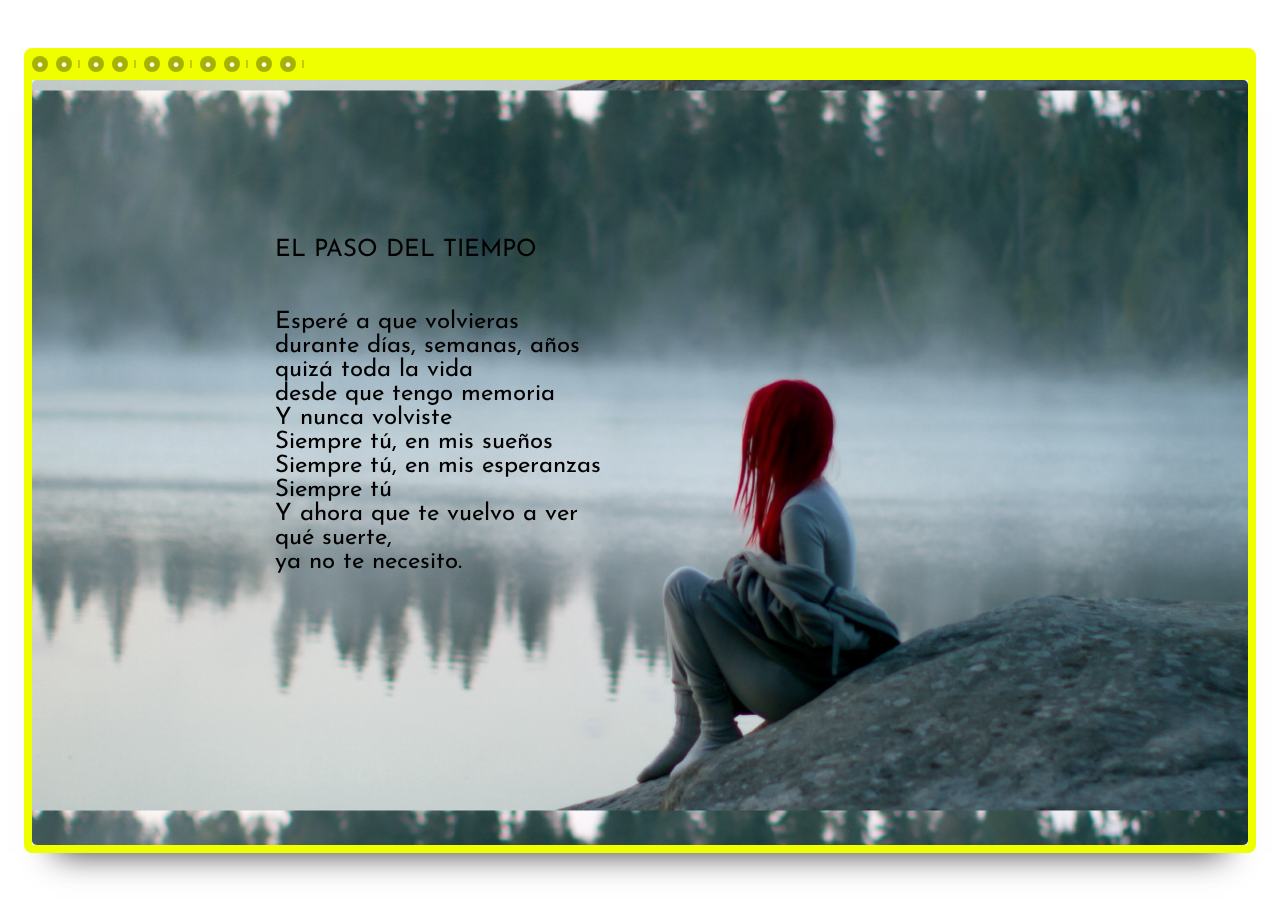
<file: Contigo o sin ti/index.html>
<!DOCTYPE html>
<html >
  <head>
    <meta charset="UTF-8">
    <title>Contigo o Sin ti</title>
    
    
    <link rel="stylesheet" href="css/reset.css">



        <link rel="stylesheet" href="css/style.css">
     <link href='https://fonts.googleapis.com/css?family=Arvo:400,400italic,700,700italic|EB+Garamond|Montserrat:400,700|Muli:400,300,300italic,400italic|Questrial|Open+Sans:400,300,300italic,400italic,600,600italic,700,700italic,800,800italic|Josefin+Sans:400,100,100italic,300,300italic,400italic,600,700,700italic,600italic' rel='stylesheet' type='text/css'>
    
    
  </head>

  <body>

    <section class="headerbox">

<!-- TOP - BOTTOM -->
  <!-- BOX ONE -->

<div class="box-image">
<input type="radio" id="box-image-1" name="box-group-1" checked />
<label for="box-image-1">&bull;</label>
<div id="photo_1" class="box-photo" style="background-image:url('img/01.png');">
<div class="poema01">
   
  <div class="text">

    <h1>EL PASO DEL TIEMPO</h1><br><br>
       <h2> Esperé a que volvieras<br>
durante días, semanas, años<br>
quizá toda la vida<br>
desde que tengo memoria<br>
Y nunca volviste<br>
Siempre tú, en mis sueños<br>
Siempre tú, en mis esperanzas<br>
Siempre tú<br>
Y ahora que te vuelvo a ver<br>
qué suerte,<br>
ya no te necesito.
</h2>
    </div>
</div>



</div></div>
  <!-- BOX TWO -->
<div class="box-image">
<input type="radio" id="box-image-2" name="box-group-1" />
<label for="box-image-2" class="divider">&bull;</label>
<div id="photo_2" class="box-photo" style="background-image:url('img/02.png')">
  <div class="poema02">
   
  <div class="text"><h1>TENGO MIEDO DE TI</h1><br><br>
       <h2> Tengo miedo de ti,<br>
de mí,<br>
del mundo, del aire,<br>
del amor, de la sombra.<br>
Tengo miedo de todo.<br>
¡Tengo miedo del miedo!<br>
Tengo miedo a caer<br>
sin nombre,<br>
sin memoria y sin cuerpo,<br>
del olvido y del silencio.<br>
en la eternidad<br>
¿Para qué soy<br>
si para siempre <br>
dejaré de serlo?<br>
</h2>
    </div>
</div>
</div></div>

<!-- LEFT - RIGHT -->
  <!-- BOX THREE -->
<div class="box-image">
<input type="radio" id="box-image-3" name="box-group-1" />
<label for="box-image-3">&bull;</label>
<div id="photo_3" class="box-photo" style="background-image:url('img/03.png')">

  <div class="poema03">
   
  <div class="text">
       <h2> Asomaba a sus ojos una lágrima <br>
y... mi labio una frase de perdón;<br>
habló el orgullo y enjugó un llanto,<br>
Yo voy por un camino, ella por otro; <br>
pero al pensar en nuestro mutuo amor, <br>
yo digo aún: ¿Por qué calle aquel día?. <br>
Y ella dirá: ¿Por qué no lloré yo?. <br>
Es cuestión de palabras, y, no obstante, <br>
después de lo pasado convendremos <br>
¡Lástima que el amor un diccionario <br>
cuando el orgullo es simplemente orgullo <br>
y la frase en mi labio expiró. <br>
ni tu ni yo jamás, <br>
en quién la culpa está <br>
no tenga donde hallar <br>
y cuando es dignidad!<br>
</h2>
    </div>
</div>
</div></div>
  <!-- BOX FOUR -->
<div class="box-image">
<input type="radio" id="box-image-4" name="box-group-1" />
<label for="box-image-4" class="divider">&bull;</label>
<div id="photo_4" class="box-photo" style="background-image:url('img/04.png')">
  <div class="poema04">
   
  <div class="text">
       <h2> Vivir como una isla,<br>
lleno por todas partes<br>
de ti, que me rodeas<br>
ya presente o distante<br><br>

con un temblor de luz<br>
primera, sin pulir,<br>
sin arista de tarde,<br>
ni sombra de jardín.<br><br>

Y ángeles en espejos
guardando tu mirada<br>
para hacerse verdades<br>
y noches estrelladas.<br>
</h2>
    </div>
</div>
</div></div>

<!-- TOP LEFT - BOTTOM RIGHT -->
  <!-- BOX FIVE -->
<div class="box-image">
<input type="radio" id="box-image-5" name="box-group-1" />
<label for="box-image-5">&bull;</label>
<div id="photo_5" class="box-photo" style="background-image:url('img/05.png')">
  <div class="poema05">
   
  <div class="text">
       <h2> Tus besos se han convertido <br>
en mi mayor adicción,
haciéndome pensar en ellos 
diariamente sin razón,
queriendo recibirlos 
en todo momento,
por imposible que sea vivir 
sin poder tenerlos.<br>
 Me he enamorado de tu 
forma de besar,
logrando que sueñe con 
ellos sin cesar,
tienes un arte oculto que 
debes mostrar,
a las personas que te sepan 
poder amar.
</h2>
    </div>
</div>
</div></div>
  <!-- BOX SIX -->
<div class="box-image">
<input type="radio" id="box-image-6" name="box-group-1" />
<label for="box-image-6" class="divider">&bull;</label>
<div id="photo_6" class="box-photo" style="background-image:url('img/06.png')">
  <div class="poema06">
   
  <div class="text">
       <h2> Veo los campos verdes <br>
llenos de flores,<br>
Me gusta perderme en el <br>
vuelo de las aves,<br>
Esconderme en la cueva<br>
En el divagar <br>
del horizonte,<br>
 de la liebre,<br>
Subirme con la mirada a <br>
la copa de cada árbol.<br>
Correr y reír<br>
por los bellos paisajes,<br>
Las enormes superficies <br>
donde el sol y la tierra <br>
se mezclan en amor.<br>
ser feliz enteramente y <br>
Vivir feliz, <br>
sin límites,<br>
Amar con <br>
compasión y ternura.
</h2>
    </div>
</div>
</div></div>

<!-- TOP RIGHT - BOTTOM LEFT -->
  <!-- BOX SEVEN -->
<div class="box-image">
<input type="radio" id="box-image-7" name="box-group-1" />
<label for="box-image-7">&bull;</label>
<div id="photo_7" class="box-photo" style="background-image:url('img/07.png')">
  <div class="poema07">
   
  <div class="text">
       <h2> Te necesito para respirar, <br>
necesito tus ojos para ver<br>
necesito tus labios para sentir, <br>
necesito tu alma para vivir<br>
necesito tu existencia para sonreír<br>
te necesito para saber amar.
</h2>
    </div>
</div>
</div></div>
  <!-- BOX EIGHT -->
<div class="box-image">
<input type="radio" id="box-image-8" name="box-group-1" />
<label for="box-image-8" class="divider">&bull;</label>
<div id="photo_8" class="box-photo" style="background-image:url('img/08.png')">
  <div class="poema08">
   
  <div class="text">
       <h2> Me convertí en ti,<br>
sentí que era tú<br>
y siendo tú,<br>
te amé aún más<br>
para no dejarte de amar.
</h2>
    </div>
</div>
</div></div>

<!-- FADE IN-OUT -->
  <!-- BOX NINE -->
<div class="box-image">
<input type="radio" id="box-image-9" name="box-group-1" />
<label for="box-image-9">&bull;</label>
<div id="photo_9" class="box-photo" style="background-image:url('img/09.png')">
  <div class="poema09">
   
  <div class="text">
       <h2> Con un mismo principio<br>
con mil finales<br>
todos junto a ti<br>
tú junto a mi<br>
una vida para recorrer<br>
mil momentos para compartir<br>
y un solo amor que vivir.
</h2>
    </div>
</div>
</div></div>
  <!-- BOX TEN -->
<div class="box-image">
<input type="radio" id="box-image-10" name="box-group-1" />
<label for="box-image-10" class="divider">&bull;</label>
<div id="photo_10" class="box-photo" style="background-image:url('img/10.png')">
  <div class="poema10">
   
  <div class="text">
       <h2> No me prometas castillos<br>
ni me enseñes futuros<br>
sólo déjame disfrutar ahora<br>
porque ahora es cuando te necesito<br>
dame ahora tu querer<br>
entrégame ahora tu amor.
</h2>
    </div>
</div>
</div></div>

<!-- SCALE MIDDLE-OUT -->
  <!-- BOX ELEVEN -->

  <!-- BOX FIFTEEN -->

</div></div></div>
  <!-- BOX SIXTEEN -->

</div></div></div>

</section>
    <script src='http://cdnjs.cloudflare.com/ajax/libs/jquery/2.1.3/jquery.min.js'></script>

        <script src="js/index.js"></script>

    
    
    
  </body>
</html>
</file>
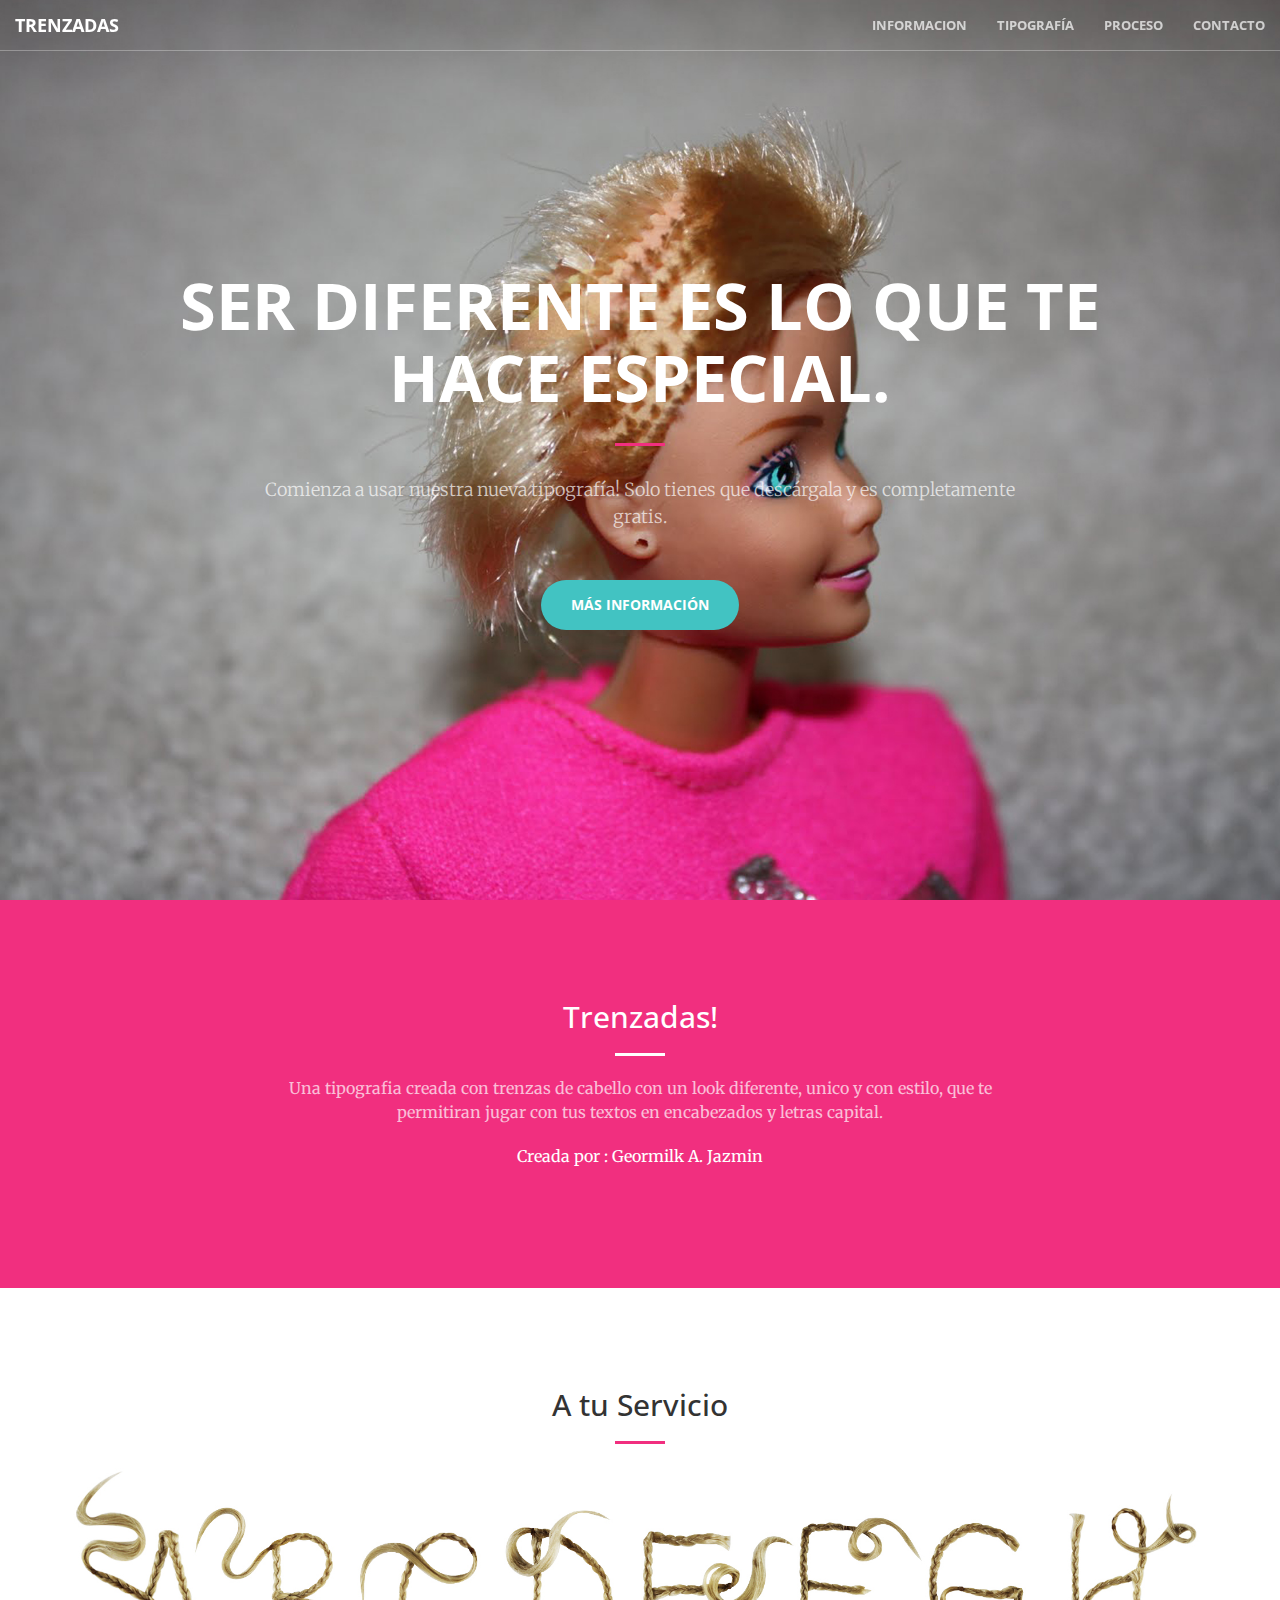
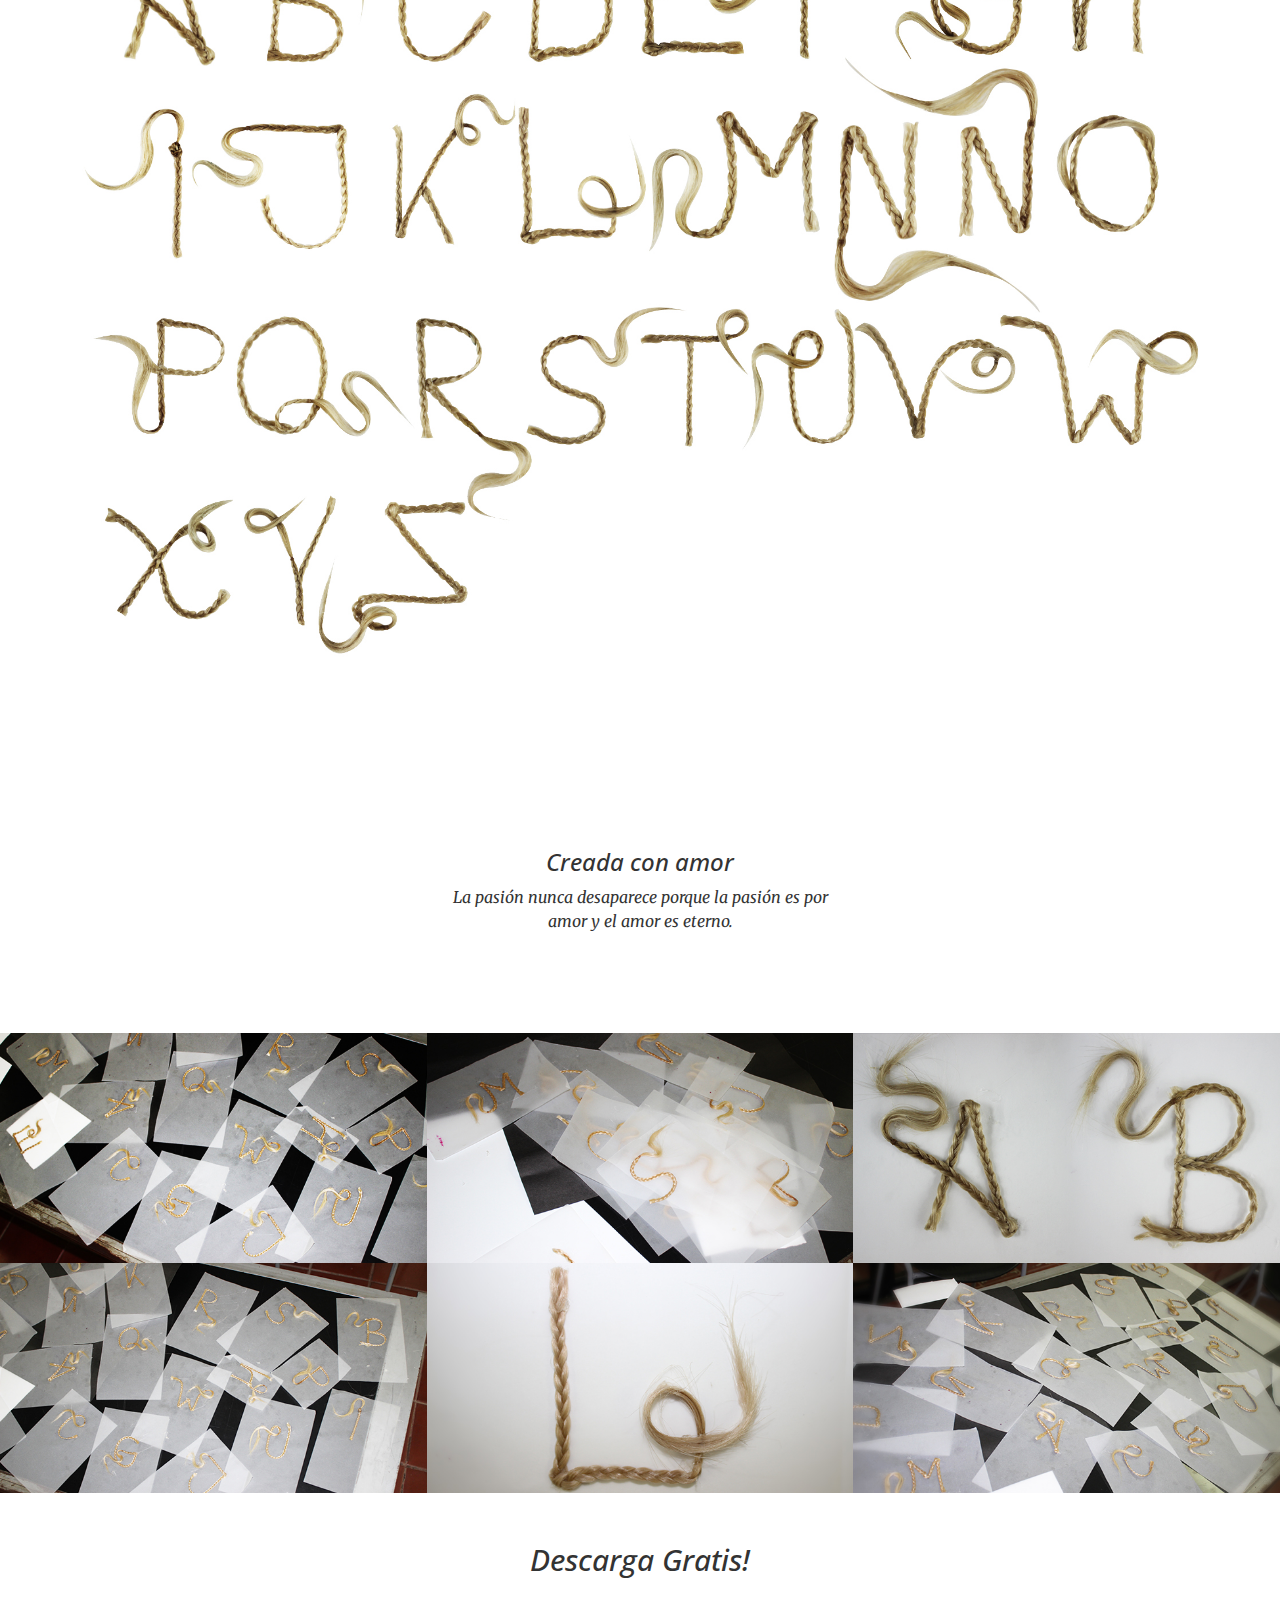
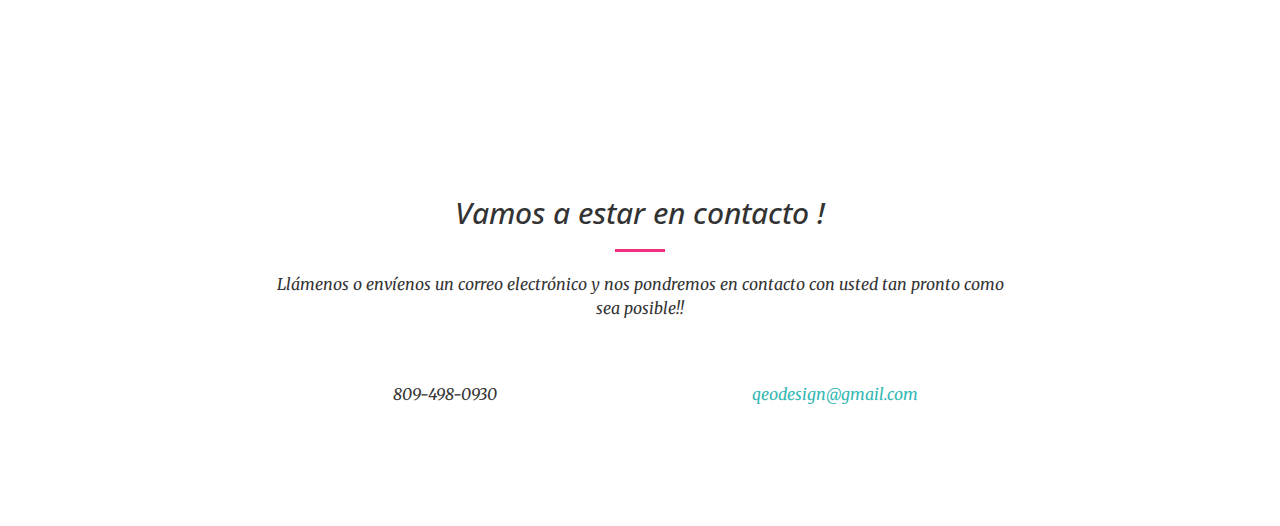
<file: Geo_TrenzadasWeb/index.html>
<!DOCTYPE html>
<html lang="en">

<head>

    <meta charset="utf-8">
    <meta http-equiv="X-UA-Compatible" content="IE=edge">
    <meta name="viewport" content="width=device-width, initial-scale=1">
    <meta name="description" content="">
    <meta name="author" content="">

    <title>TipografiaCabello</title>

    <!-- Bootstrap Core CSS -->
    <link rel="stylesheet" type="css/style.css" href="">
    <link rel="stylesheet" href="css/bootstrap.min.css" type="text/css">

    <!-- Custom Fonts -->
    <link href='http://fonts.googleapis.com/css?family=Open+Sans:300italic,400italic,600italic,700italic,800italic,400,300,600,700,800' rel='stylesheet' type='text/css'>
    <link href='http://fonts.googleapis.com/css?family=Merriweather:400,300,300italic,400italic,700,700italic,900,900italic' rel='stylesheet' type='text/css'>
    <link rel="stylesheet" href="font-awesome/css/font-awesome.min.css" type="text/css">

    <!-- Plugin CSS -->
    <link rel="stylesheet" href="css/animate.min.css" type="text/css">

    <!-- Custom CSS -->
    <link rel="stylesheet" href="css/creative.css" type="text/css">

    <!-- HTML5 Shim and Respond.js IE8 support of HTML5 elements and media queries -->
    <!-- WARNING: Respond.js doesn't work if you view the page via file:// -->
    <!--[if lt IE 9]>
        <script src="https://oss.maxcdn.com/libs/html5shiv/3.7.0/html5shiv.js"></script>
        <script src="https://oss.maxcdn.com/libs/respond.js/1.4.2/respond.min.js"></script>
    <![endif]-->

</head>

<body id="page-top">

    <nav id="mainNav" class="navbar navbar-default navbar-fixed-top">
        <div class="container-fluid">
            <!-- Brand and toggle get grouped for better mobile display -->
            <div class="navbar-header">
                <button type="button" class="navbar-toggle collapsed" data-toggle="collapse" data-target="#bs-example-navbar-collapse-1">
                    <span class="sr-only">Toggle navigation</span>
                    <span class="icon-bar"></span>
                    <span class="icon-bar"></span>
                    <span class="icon-bar"></span>
                </button>
                <a class="navbar-brand page-scroll" href="#page-top">Trenzadas</a>
            </div>

            <!-- Collect the nav links, forms, and other content for toggling -->
            <div class="collapse navbar-collapse" id="bs-example-navbar-collapse-1">
                <ul class="nav navbar-nav navbar-right">
                    <li>
                        <a class="page-scroll" href="#about">Informacion</a>
                    </li>
                    <li> <a class="page-scroll" href="#services">Tipografía</a></a>
                    </li>
                    <li>
                        <a class="page-scroll" href="#portfolio">Proceso</a>
                    </li>
                    <li>
                        <a class="page-scroll" href="#contact">Contacto</a>
                    </li>
                </ul>
            </div>
            <!-- /.navbar-collapse -->
        </div>
        <!-- /.container-fluid -->
    </nav>

    <header>
        <div class="header-content">
            <div class="header-content-inner">
                <h1>Ser diferente es lo que te hace especial.</h1>
                <hr>
                <p>Comienza a usar nuestra nueva tipografía! Solo tienes que descárgala y es completamente gratis.</p>
                <a href="#about" class="btn btn-primary btn-xl page-scroll">más Información</a>
            </div>
        </div>
    </header>

    <section class="bg-primary" id="about">
        <div class="container">
            <div class="row">
                <div class="col-lg-8 col-lg-offset-2 text-center">
                    <h2 class="section-heading">Trenzadas!</h2>
                    <hr class="light">
                    <p class="text-faded">Una tipografia creada con trenzas de cabello con un look diferente, unico y con estilo, que te permitiran jugar con tus textos en encabezados y letras capital. </p>
                    <p>
                    Creada por : Geormilk A. Jazmin </p>
                    
                </div>
            </div>
        </div>
    </section>

    <section id="services">
        <div class="container">
            <div class="row">
                <div class="col-lg-12 text-center">
                    <h2 class="section-heading">A tu Servicio</h2>
                    <hr class="primary">
                </div>
                <img src="img/center.jpg" class="img-responsive">
            </div>
        </div>
        <div class="container">
            <div class="row">
                <div class="col-lg-3 col-md-6 text-center">
                    <div class="service-box">
                        <i class=
                    </div>
                </div>
                <div class="col-lg-3 col-md-6 text-center">
                    <div class="service-box">
                        
                    </div>
                </div>
               
                    
                        
                    </div>
                </div>
                <div class="col-lg-12 col-md-12 text-center">
                    <div class="service-box">
                        <i class="fa fa-4x fa-heart wow bounceIn text-primary" data-wow-delay=".3s"></i>
                        <h3>Creada con amor</h3>
                        <p class="text-muted"
                        >
                        <P ALIGN=center>La pasión nunca desaparece porque la pasión es por amor y el amor es eterno.</p>
                    </div>
                </div>
            </div>
        </div>
    </section>

    <section class="no-padding" id="portfolio">
        <div class="container-fluid">
            <div class="row no-gutter">
                <div class="col-lg-4 col-sm-6">
                    <a href="#" class="portfolio-box">
                        <img src="img/portfolio/1.jpg" class="img-responsive" alt="">
                        <div class="portfolio-box-caption">
                            <div class="portfolio-box-caption-content">
                                <div class="project-category text-faded">
                                    
                                </div>
                                <div class="project-name">
                                    
                                </div>
                            </div>
                        </div>
                    </a>
                </div>
                <div class="col-lg-4 col-sm-6">
                    <a href="" class="portfolio-box">
                        <img src="img/portfolio/2.jpg" class="img-responsive" alt="">
                        <div class="portfolio-box-caption">
                            <div class="portfolio-box-caption-content">
                                <div class="project-category text-faded">
                                    
                                </div>
                                <div class="project-name">
                                    
                                </div>
                            </div>
                        </div>
                    </a>
                </div>
                <div class="col-lg-4 col-sm-6">
                    <a href="" class="portfolio-box">
                        <img src="img/portfolio/3.jpg" class="img-responsive" alt="">
                        <div class="portfolio-box-caption">
                            <div class="portfolio-box-caption-content">
                                <div class="project-category text-faded">
                                    
                                </div>
                                <div class="project-name">
                                    
                                </div>
                            </div>
                        </div>
                    </a>
                </div>
                <div class="col-lg-4 col-sm-6">
                    <a href="" class="portfolio-box">
                        <img src="img/portfolio/4.jpg" class="img-responsive" alt="">
                        <div class="portfolio-box-caption">
                            <div class="portfolio-box-caption-content">
                                <div class="project-category text-faded">
                                   
                                </div>
                                <div class="project-name">
                                    
                                </div>
                            </div>
                        </div>
                    </a>
                </div>
                <div class="col-lg-4 col-sm-6">
                    <a href="#portfolioModal1" data-toggle="modal"class="portfolio-box"
                    >
                        <img src="img/portfolio/5.jpg" class="img-responsive" alt="">
                        <div class="portfolio-box-caption">
                            <div class="portfolio-box-caption-content">
                                <div class="project-category text-faded">
                                    
                                </div>
                                <div class="project-name">
                                    
                                </div>
                            </div>
                        </div>

                    </a>

                </div>
                <div class="col-lg-4 col-sm-6">
                    <a href="#" class="portfolio-box">
                        <img src="img/portfolio/6.jpg" class="img-responsive" alt="">
                        <div class="portfolio-box-caption">
                            <div class="portfolio-box-caption-content">
                                <div class="project-category text-faded">
                                    
                                </div>
                                <div class="project-name">
                                    
                                </div>
                            </div>
                        </div>
                    </a>
                </div>
            </div>
        </div>
    </section>
    <div class="portfolio-modal modal fade" id="portfolioModal1" tabindex="-1" role="dialog" aria-hidden="true">
        <div class="modal-content">
            <div class="close-modal" data-dismiss="modal">
                <div class="lr">
                    <div class="rl">
                    </div>
                </div>
            </div>
            <div class="container">
                <div class="row">
                    <div class="col-lg-8 col-lg-offset-2">
                        <div class="modal-body">
                            <h2>Trenzados</h2>
                            <hr class="star-primary">
                            <img src="img/portfolio/05.jpg" class="img-responsive img-centered" alt=""><button type="button" class="btn btn-default" data-dismiss="modal"><i class="fa fa-times"></i> Cerrar</button>
                        </div>
                    </div>
                </div>
            </div>
        </div>
    </div>


    <aside class="bg-dark">
        <div class="container text-center">
            <div class="call-to-action">
                <h2>Descarga Gratis!</h2>
                <a href="img/letrasdescarga.png.zip" class="btn btn-default btn-xl wow tada">Descargar ahora!</a>
            </div>
        </div>
    </aside>

    <section id="contact">
        <div class="container">
            <div class="row">
                <div class="col-lg-8 col-lg-offset-2 text-center">
                    <h2 class="section-heading">Vamos a estar en contacto !</h2>
                    <hr class="primary">
                    <p>Llámenos o envíenos un correo electrónico y nos pondremos en contacto con usted tan pronto como sea posible!!</p>
                </div>
                <div class="col-lg-4 col-lg-offset-2 text-center">
                    <i class="fa fa-phone fa-3x wow bounceIn"></i>
                    <p>809-498-0930</p>
                </div>
                <div class="col-lg-4 text-center">
                    <i class="fa fa-envelope-o fa-3x wow bounceIn" data-wow-delay=".1s"></i>
                    <p><a href="mailto:your-email@your-domain.com">qeodesign@gmail.com</a></p>
                </div>
            </div>
        </div>
    </section>

    <!-- jQuery -->
    <script src="js/jquery.js"></script>

    <!-- Bootstrap Core JavaScript -->
    <script src="js/bootstrap.min.js"></script>

    <!-- Plugin JavaScript -->
    <script src="js/jquery.easing.min.js"></script>
    <script src="js/jquery.fittext.js"></script>
    <script src="js/wow.min.js"></script>

    <!-- Custom Theme JavaScript -->
    <script src="js/creative.js"></script>

</body>

</html>
</file>
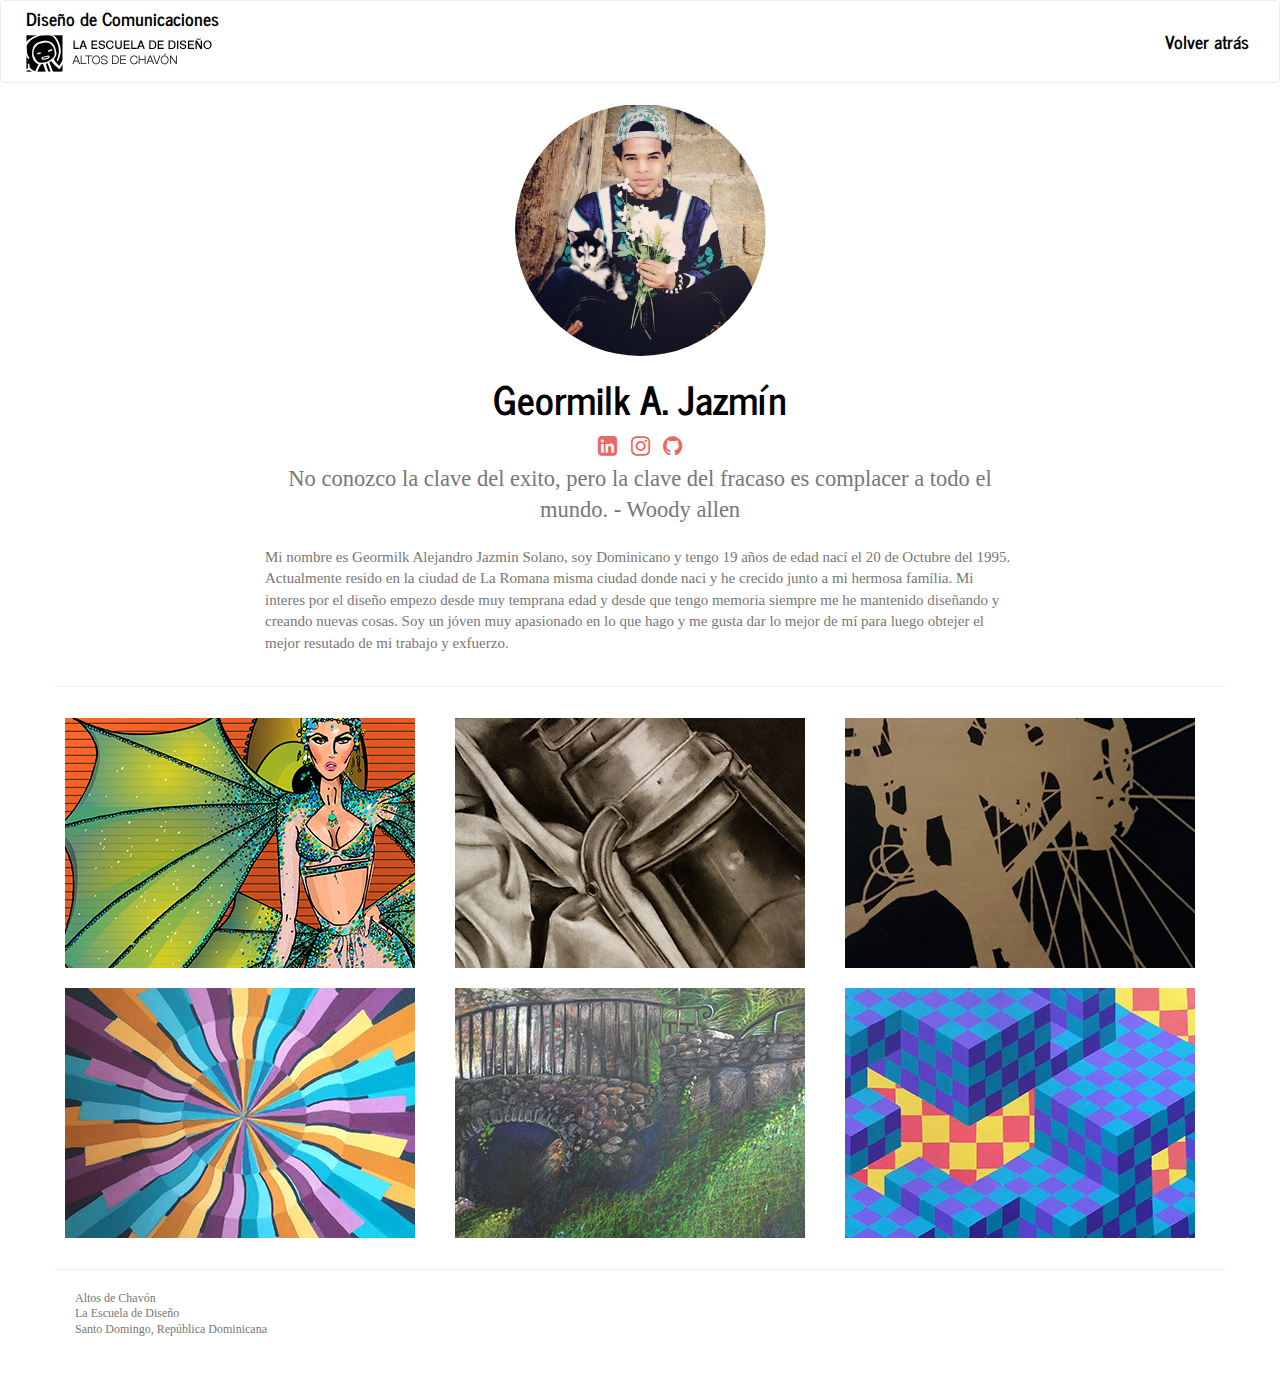
<file: Semana2/profile.html>
<!DOCTYPE html>
<html lang="en">
<head>
	<meta charset="UTF-8">
	<meta http-equiv="X-UA-Compatible" content="IE=edge">
	<meta name="description" content="">
    <meta name="author" content="">
    <link rel="icon" href="images/favicon.ico">
    <meta name="viewport" content="width=device-width, initial-scale=1">
	<title>Web Design at Altos de Chavón School of Design</title>

  <!-- Bootstrap core CSS -->
  	<link rel="stylesheet" href="css/bootstrap.css">
    <link rel="stylesheet" href="css/styles.css">

    <link rel="stylesheet" href="https://maxcdn.bootstrapcdn.com/font-awesome/4.4.0/css/font-awesome.min.css">

    <!-- HTML5 shim and Respond.js for IE8 support of HTML5 elements and media queries -->
    <!--[if lt IE 9]>
      <script src="https://oss.maxcdn.com/html5shiv/3.7.2/html5shiv.min.js"></script>
      <script src="https://oss.maxcdn.com/respond/1.4.2/respond.min.js"></script>
    <![endif]-->	
</head>
<body>

      <!-- Navbar
      ================================================== -->
      <div class="bs-docs-section clearfix">
        <div class="row">
          <div class="col-lg-12">

            <div class="bs-component">
              <nav class="navbar navbar-default">
                <div class="container-fluid">
                  <div class="navbar-header">
                    <button type="button" class="navbar-toggle collapsed" data-toggle="collapse" data-target="#bs-example-navbar-collapse-1">
                      <span class="sr-only">Toggle navigation</span>
                      <span class="icon-bar"></span>
                      <span class="icon-bar"></span>
                      <span class="icon-bar"></span>
                    </button>

                    <div class="this-fall">
                      <p>Dise&ntilde;o de Comunicaciones</p>
                      <img src="images/altosdechavon.jpg" alt="">
                    </div> <!-- /.this-fall -->

                  </div>

                  <div class="collapse navbar-collapse" id="bs-example-navbar-collapse-1">
                    <ul class="nav navbar-nav navbar-right">
                      <li><a href="index.html">Volver atr&aacute;s</a></li>
                    </ul>
                  </div>
                </div>
              </nav>
            </div>

          </div>
        </div>
      </div>

  <div class="profile">
    <div class="container">

        <div class="row">
          <div class="col-md-12 text-center">
         <img src="images/geormilk.png" alt="..." class="img-circle">
        <h1>Geormilk A. Jazmín</h1>
        <a href="https://do.linkedin.com/pub/geo-jazmín/105/25b/73b
"><i class="fa fa-linkedin-square"></i></a>
        <a href="https://instagram.com/qeodesign/"><i class="fa fa-instagram"></i></a>
        <a href="https://github.com/qeodesign"><i class="fa fa-github"></i></a>      </div><!-- /.col-md-12 -->
        </div><!-- /.row -->

        <div class="row">
        <div class="col-md-8 col-md-offset-2">


        <p class="lead text-center">No conozco la clave del exito, pero la clave del fracaso es complacer a todo el mundo. - Woody allen</p>

        <p>Mi nombre es Geormilk Alejandro Jazmin Solano, soy Dominicano y tengo 19 años de edad nac&#237; el 20 de Octubre del 1995. Actualmente resido en la ciudad de La Romana misma ciudad donde naci y he crecido junto a mi hermosa fam&#237;lia. Mi interes por el diseño empezo desde muy temprana edad y desde que tengo memoria siempre me he mantenido diseñando y creando nuevas cosas. Soy un j&#243;ven muy apasionado en lo que hago y me gusta dar lo mejor de m&#237; para luego obtejer el mejor resutado de mi trabajo y exfuerzo.  </p>

        </div><!-- /.col-md-8 -->
        </div><!-- /.row -->

    </div><!-- /.container -->
  </div><!-- /.profile --> 

  <div class="portfolio">
    <div class="container">

      <div class="row">  
        <hr>   
      </div>

      <div class="row" id="works">

      <div class="col-xs-12 col-sm-6 col-md-4">
        <a href="#portfolioModal1" class="portfolio-link" data-toggle="modal"><img src="images/01.png" alt="..." class="img-responsive"></a>
      </div><!-- /.col-md-4 -->

      <div class="col-xs-12 col-sm-6 col-md-4">
        <a href="#portfolioModal2" class="portfolio-link" data-toggle="modal"><img src="images/02.png" alt="..." class="img-responsive"></a>
      </div><!-- /.col-md-4 -->

      <div class="col-xs-12 col-sm-6 col-md-4">
        <a href="#portfolioModal3" class="portfolio-link" data-toggle="modal"><img src="images/03.png" alt="..." class="img-responsive"></a>
      </div><!-- /.col-md-4 -->

      <div class="col-xs-12 col-sm-6 col-md-4">
        <a href="#portfolioModal4" class="portfolio-link" data-toggle="modal"><img src="images/04.png" alt="..." class="img-responsive"></a>
      </div><!-- /.col-md-4 -->

       <div class="col-xs-12 col-sm-6 col-md-4">
        <a href="#portfolioModal5" class="portfolio-link" data-toggle="modal"><img src="images/05.png" alt="..." class="img-responsive"></a>
      </div><!-- /.col-md-4 -->

      <div class="col-xs-12 col-sm-6 col-md-4">
        <a href="#portfolioModal6" class="portfolio-link" data-toggle="modal"><img src="images/06.png" alt="..." class="img-responsive"></a>
      </div><!-- /.col-md-4 -->

      </div> <!-- /.row -->

    </div><!-- /.container -->
  </div><!-- /.portfolio --> 

  <div class="container">
  <div class="row"><hr></div>

    <div class="row">
       <footer class="footer">
            <p>Altos de Chavón<br> La Escuela de Dise&ntilde;o<br> Santo Domingo, Rep&uacute;blica Dominicana</p>
       </footer>
    </div>
  </div><!-- /.container -->

   <!-- Portfolio Modals -->
    <div class="portfolio-modal modal fade" id="portfolioModal1" tabindex="-1" role="dialog" aria-hidden="true">
        <div class="modal-content">
            <div class="close-modal" data-dismiss="modal">
                <div class="lr">
                    <div class="rl">
                    </div>
                </div>
            </div>
            <div class="container">
                <div class="row">
                    <div class="col-lg-8 col-lg-offset-2">
                        <div class="modal-body">
                            <h2>Diosa Yara</h2>
                            <hr class="star-primary">
                            <img src="images/012.png" class="img-responsive img-centered" alt="">
                            <p>Esta es una illustraci&#243;n de el traje t&#237;pico de la concursante de Miss Venezuela 2011 con este proyecto quise resaltar los diferentes detalles y materiales que utiliz&#243; su dise&#241;ador para implemetarlo<li>
                            Tama&#241;o: 2550×3293 px.
                            </li>
                            <li>
                            Programa: Illustrator. </li> </p> 
                            <ul class="list-inline item-details">
                                <li>Asignatura:
                                    <strong>Creatividad Digital.</strong>
                                </li>
                                <li>Fecha:
                                    <strong>Septiembre 2014</strong>
                                </li>
                            </ul>
                            <button type="button" class="btn btn-default" data-dismiss="modal"><i class="fa fa-times"></i> Cerrar</button>
                        </div>
                    </div>
                </div>
            </div>
        </div>
    </div>

    <div class="portfolio-modal modal fade" id="portfolioModal2" tabindex="-1" role="dialog" aria-hidden="true">
        <div class="modal-content">
            <div class="close-modal" data-dismiss="modal">
                <div class="lr">
                    <div class="rl">
                    </div>
                </div>
            </div>
            <div class="container">
                <div class="row">
                    <div class="col-lg-8 col-lg-offset-2">
                        <div class="modal-body">
                            <h2>La S&#225;bana y el Farol </h2>
                            <hr class="star-primary">
                            <img src="images/022.png" class="img-responsive img-centered" alt="">
                            <p>Este es un trabajo realizado en el primer año de clase jugando mucho con la composici&#243;n y con el espacio de los objetos.
                                <li>Material : carboncillo
                                
                                </li>

                                <li>Tamaño : 30x40</li>
                                
                            </p>
                            <ul class="list-inline item-details">
                                <li>Asignatura:
                                    <strong>Dibujo y composici&#243;n</strong>
                                </li>
                                <li>Fecha:
                                    <strong>Semtiembre 2014</strong>
                                </li>
                            </ul>
                            <button type="button" class="btn btn-default" data-dismiss="modal"><i class="fa fa-times"></i> Cerrar</button>
                        </div>
                    </div>
                </div>
            </div>
        </div>
    </div>

    <div class="portfolio-modal modal fade" id="portfolioModal3" tabindex="-1" role="dialog" aria-hidden="true">
        <div class="modal-content">
            <div class="close-modal" data-dismiss="modal">
                <div class="lr">
                    <div class="rl">
                    </div>
                </div>
            </div>
            <div class="container">
                <div class="row">
                    <div class="col-lg-8 col-lg-offset-2">
                        <div class="modal-body">
                            <h2>La Bicicleta</h2>
                            <hr class="star-primary">
                            <img src="images/032.png" class="img-responsive img-centered" alt="">
                            <p>En esta asignaci&#243;n mi reto fue dibujar y pintar los espacios negativos de una bicicleta fue una experiencia bien dificil aunque el resultado vali&#243; la pena.
                                <li>Materiales: Pintura negra mate</li>
                                <li>Tamaño: 30x40</li></p>
                            <ul class="list-inline item-details">
                                <li>Asignatura:
                                    <strong>Dibujo y Composicion</strong>
                                </li>
                                <li>Fecha:
                                    <strong>Abril 2015</strong>
                                </li>
                            </ul>
                            <button type="button" class="btn btn-default" data-dismiss="modal"><i class="fa fa-times"></i> Cerrar</button>
                        </div>
                    </div>
                </div>
            </div>
        </div>
    </div>

    <div class="portfolio-modal modal fade" id="portfolioModal4" tabindex="-1" role="dialog" aria-hidden="true">
        <div class="modal-content">
            <div class="close-modal" data-dismiss="modal">
                <div class="lr">
                    <div class="rl">
                    </div>
                </div>
            </div>
            <div class="container">
                <div class="row">
                    <div class="col-lg-8 col-lg-offset-2">
                        <div class="modal-body">
                            <h2>Radiacion</h2>
                            <hr class="star-primary">
                            <img src="images/042.png" class="img-responsive img-centered" alt="">
                            <p>En esta ocaci&#243;n deb&#237; dibujar y pintar  a mano una radiaci&#243;n utilizando una triada complementaria .
                                <li>Materiales: Pintura Acr&#237;lica</li>
                                <li>Tamaño: 12x12</li> </p>
                            <ul class="list-inline item-details">
                                <li>Asignatura:
                                    <strong>Dos dimenciones</strong>
                                </li>
                                <li>Fecha:
                                    <strong>Febrero 2015</strong>
                                </li>
                            </ul>
                            <button type="button" class="btn btn-default" data-dismiss="modal"><i class="fa fa-times"></i> Cerrar</button>
                        </div>
                    </div>
                </div>
            </div>
        </div>
    </div>    

    <div class="portfolio-modal modal fade" id="portfolioModal5" tabindex="-1" role="dialog" aria-hidden="true">
        <div class="modal-content">
            <div class="close-modal" data-dismiss="modal">
                <div class="lr">
                    <div class="rl">
                    </div>
                </div>
            </div>
            <div class="container">
                <div class="row">
                    <div class="col-lg-8 col-lg-offset-2">
                        <div class="modal-body">
                            <h2>Atardecer Ideal</h2>
                            <hr class="star-primary">
                            <img src="images/052.png" class="img-responsive img-centered" alt="">
                            <p>En este trabajo deb&#237; pensar en un paisaje ideal donde capture un hermoso atardecer junto a un pequeño puente y uno de los restaurantes de altos de chav&#243;n.
                                <li>Materiales: Pastel de &#243;leo.</li>

                                <li>Tamaño: 30x40 </li></p>
                            <ul class="list-inline item-details">
                                <li>Asignatura:
                                    <strong>Dibujo y Composici&#243;n</strong>
                                </li>
                                <li>Fecha:
                                    <strong>Abril 2015</strong>
                                </li>
                            </ul>
                            <button type="button" class="btn btn-default" data-dismiss="modal"><i class="fa fa-times"></i> Cerrar</button>
                        </div>
                    </div>
                </div>
            </div>
        </div>
    </div>

    <div class="portfolio-modal modal fade" id="portfolioModal6" tabindex="-1" role="dialog" aria-hidden="true">
        <div class="modal-content">
            <div class="close-modal" data-dismiss="modal">
                <div class="lr">
                    <div class="rl">
                    </div>
                </div>
            </div>
            <div class="container">
                <div class="row">
                    <div class="col-lg-8 col-lg-offset-2">
                        <div class="modal-body">
                            <h2>Espacio Imposible</h2>
                            <hr class="star-primary">
                            <img src="images/062.png" class="img-responsive img-centered" alt="">
                            <p>Espacio Imposible, uno de los que m&#225;s tiempo y dedicacion deb&#237; poner, t&#243;do esta pintando a mano cuidadosamente para definir cada una de las dimensiones y asi diera su atractivo efecto de 3D.
                                <li>Materiales: Pintura acrilica</li>
                            <li>Tamaño: 18x18</li>

                            </p>
                            <ul class="list-inline item-details">
                                <li>Asignatura:
                                    <strong>Dos Dimenciones</strong>
                                </li>
                                <li>Fecha:
                                    <strong>Abril 2015</strong>
                                </li>
                            </ul>
                            <button type="button" class="btn btn-default" data-dismiss="modal"><i class="fa fa-times"></i> Cerrar</button>
                        </div>
                    </div>
                </div>
            </div>
        </div>
    </div>    

    <!-- Bootstrap core JavaScript
    ================================================== -->
    <script src="https://ajax.googleapis.com/ajax/libs/jquery/1.11.3/jquery.min.js"></script>
    <script src="js/bootstrap.min.js"></script>

	
</body>
</html>
</file>
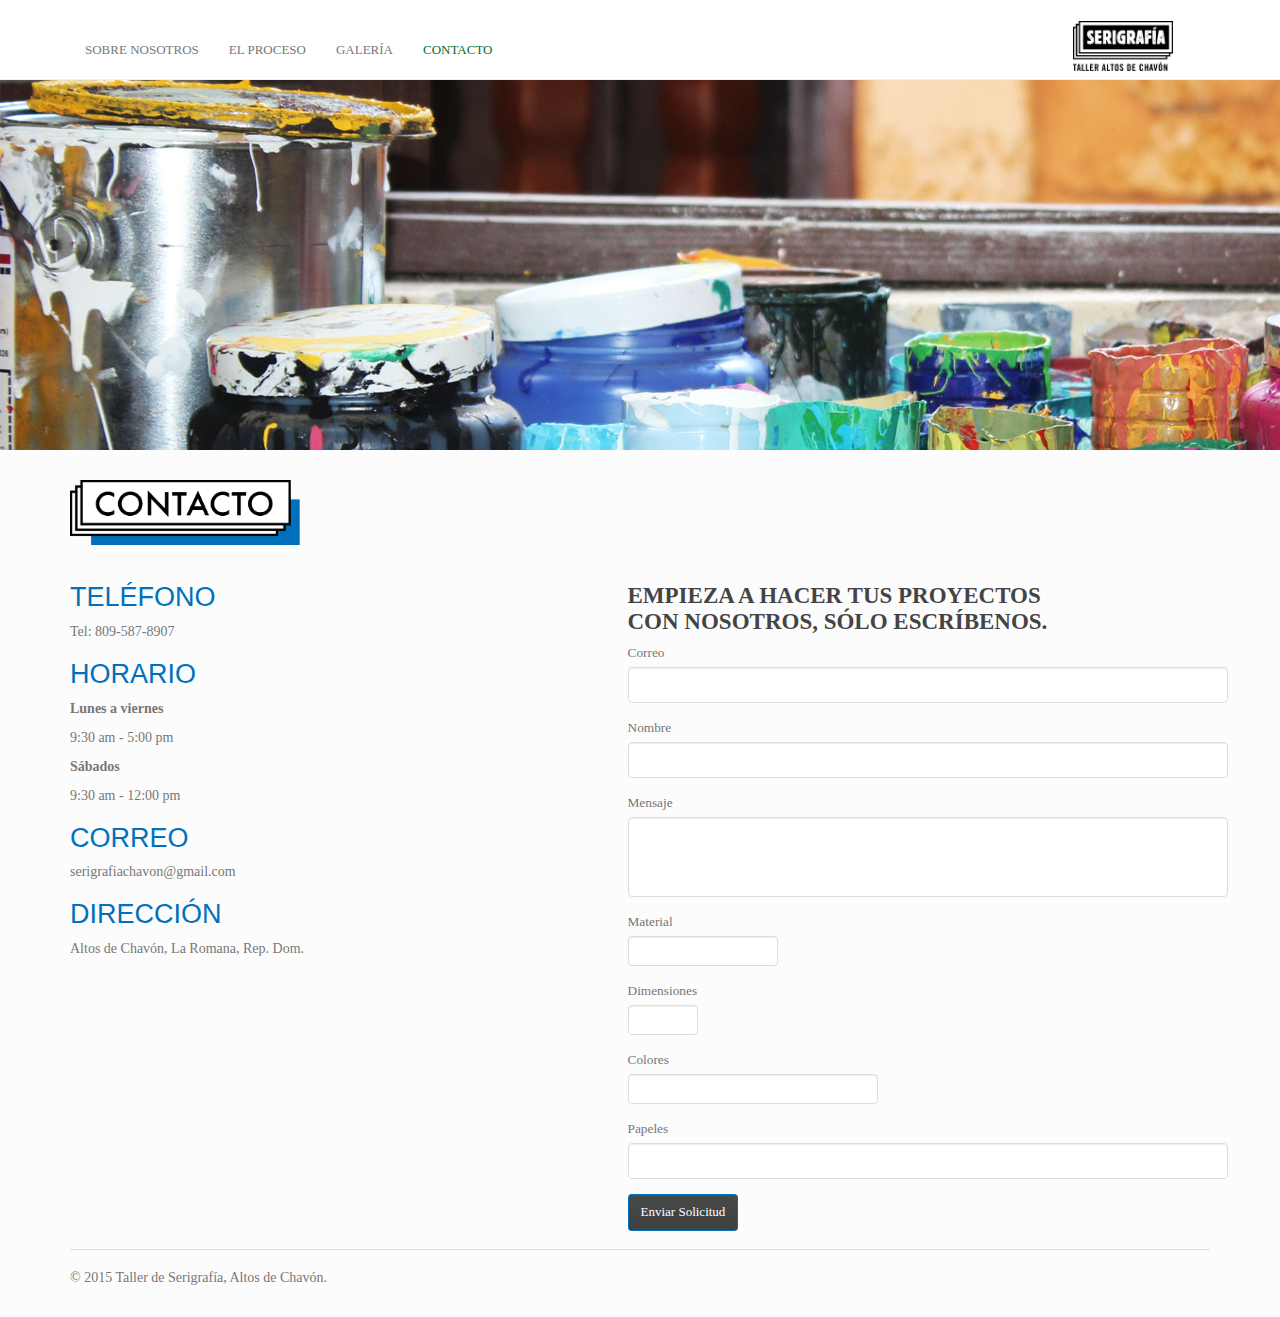
<file: TallerSerigrafia/contacto.html>
<!DOCTYPE html>
<html lang="en">
  <head>
    <meta charset="utf-8">
    <meta http-equiv="X-UA-Compatible" content="IE=edge">
    <meta name="viewport" content="width=device-width, initial-scale=1">
    <meta name="description" content="">
    <meta name="author" content="">
    <link rel="icon" href="images/favicon.ico">

    <title>Taller de Serigraf&iacute;a</title>

    <!-- Bootstrap core CSS -->
    <link href="css/bootstrap_04.css" rel="stylesheet">

    <!-- Custom styles for this template -->
    <link href="css/contacto.css" rel="stylesheet">

    <!-- HTML5 shim and Respond.js for IE8 support of HTML5 elements and media queries -->
    <!--[if lt IE 9]>
      <script src="https://oss.maxcdn.com/html5shiv/3.7.2/html5shiv.min.js"></script>
      <script src="https://oss.maxcdn.com/respond/1.4.2/respond.min.js"></script>
    <![endif]-->
  </head>

  <body>

    <nav class="navbar navbar-default navbar-fixed-top">
      <div class="container">
        <div class="navbar-header">
          <button type="button" class="navbar-toggle collapsed" data-toggle="collapse" data-target="#navbar" aria-expanded="false" aria-controls="navbar">
            <span class="sr-only">Toggle navigation</span>
            <span class="icon-bar"></span>
            <span class="icon-bar"></span>
            <span class="icon-bar"></span>
          </button>
        </div>
        <div id="navbar" class="navbar-collapse collapse">
          <ul class="nav navbar-nav">
            <li><a href="History.html">Sobre Nosotros</a></li>
            <li><a href="proceso.html">El proceso</a></li>
            <li><a href="galeria.html">Galer&iacute;a</a></li>
            <li class="active"><a href="contacto.html">Contacto</a></li>
          </ul>
          <a class="navbar-brand" href="Home.html"><img src="images/logo2.png" class="img-responsive" width="100" height="50"></a>
        </div><!--/.navbar-collapse -->
      </div>
    </nav>

    <div class="gallery">

    <!-- Jumbotron -->
    <div class="hidden-xs jumbotron">
      <!-- <div class="container">
      </div> -->
    </div>

      <div class="container">
      <img src="images/contactotitle.png"class="img-responsive" width="230" height="70">



      <div class="row">
          <div class="col-sm-3 col-md-3">
            <h2>TEL&Eacute;FONO</h2>
            <p>Tel: 809-587-8907</p>

           <h2>HORARIO</h2>
            <p><strong>Lunes a viernes</strong></p>
             <p>9:30 am - 5:00 pm</p>

             <p><strong>S&aacute;bados</strong></p>
             <p>9:30 am - 12:00 pm</p>

             <h2>CORREO</h2>
             <p>serigrafiachavon@gmail.com</p>

             <h2>DIRECCI&Oacute;N</h2>
             <p>Altos de Chav&oacute;n, La Romana, Rep. Dom.</p>
          </div>

          <div class="col-sm-3 col-md-3">
            <div class="container">
              <h3><strong>EMPIEZA A HACER TUS PROYECTOS <br> CON NOSOTROS, S&Oacute;LO ESCR&Iacute;BENOS.</strong></h3>
      <form>
        <div class="form-group">
          <label for="exampleInputEmail1">Correo</label>
          <input type="email" class="form-control" id="exampleInputEmail1" placeholder="">
        </div>
        
        <div class="form-group">
          <label for="exampleInputPassword1">Nombre</label>
          <input type="" class="form-control" id="exampleInputPassword1" placeholder="">
        </div>
        
        <div class="form-group">
          <label for="exampleInputPassword1">Mensaje</label>
          <input type="" class="form-control" id="exampleInputMensaje" placeholder="">
        </div>

        <div class="form-group">
          <label for="exampleInputPassword1">Material</label>
          <input type="Material" class="form-control" id="exampleInputMat" placeholder="">
        </div>

        <div class="form-group">
          <label for="exampleInputPassword1">Dimensiones</label>
          <input type="" class="form-control" id="exampleInputDim" placeholder="">
        </div>

        <div class="form-group">
          <label for="exampleInputPassword1">Colores</label>
          <input type="" class="form-control" id="exampleInputCol" placeholder="">
        </div>

        <div class="form-group">
          <label for="exampleInputPassword1">Papeles</label>
          <input type="password" class="form-control" id="exampleInputPap" placeholder="">
        </div>

        <button type="submit" class="btn btn-default">Enviar Solicitud</button>
         </div>
        </div>
      </form>
      </div>
    </div>

    <footer>
        <div class="container">

          <hr>

          <p>&copy; 2015 Taller de Serigraf&iacute;a, Altos de Chav&oacute;n.</p>

        </div> <!-- /.container -->
      </footer>

	</body>
</html>
</file>
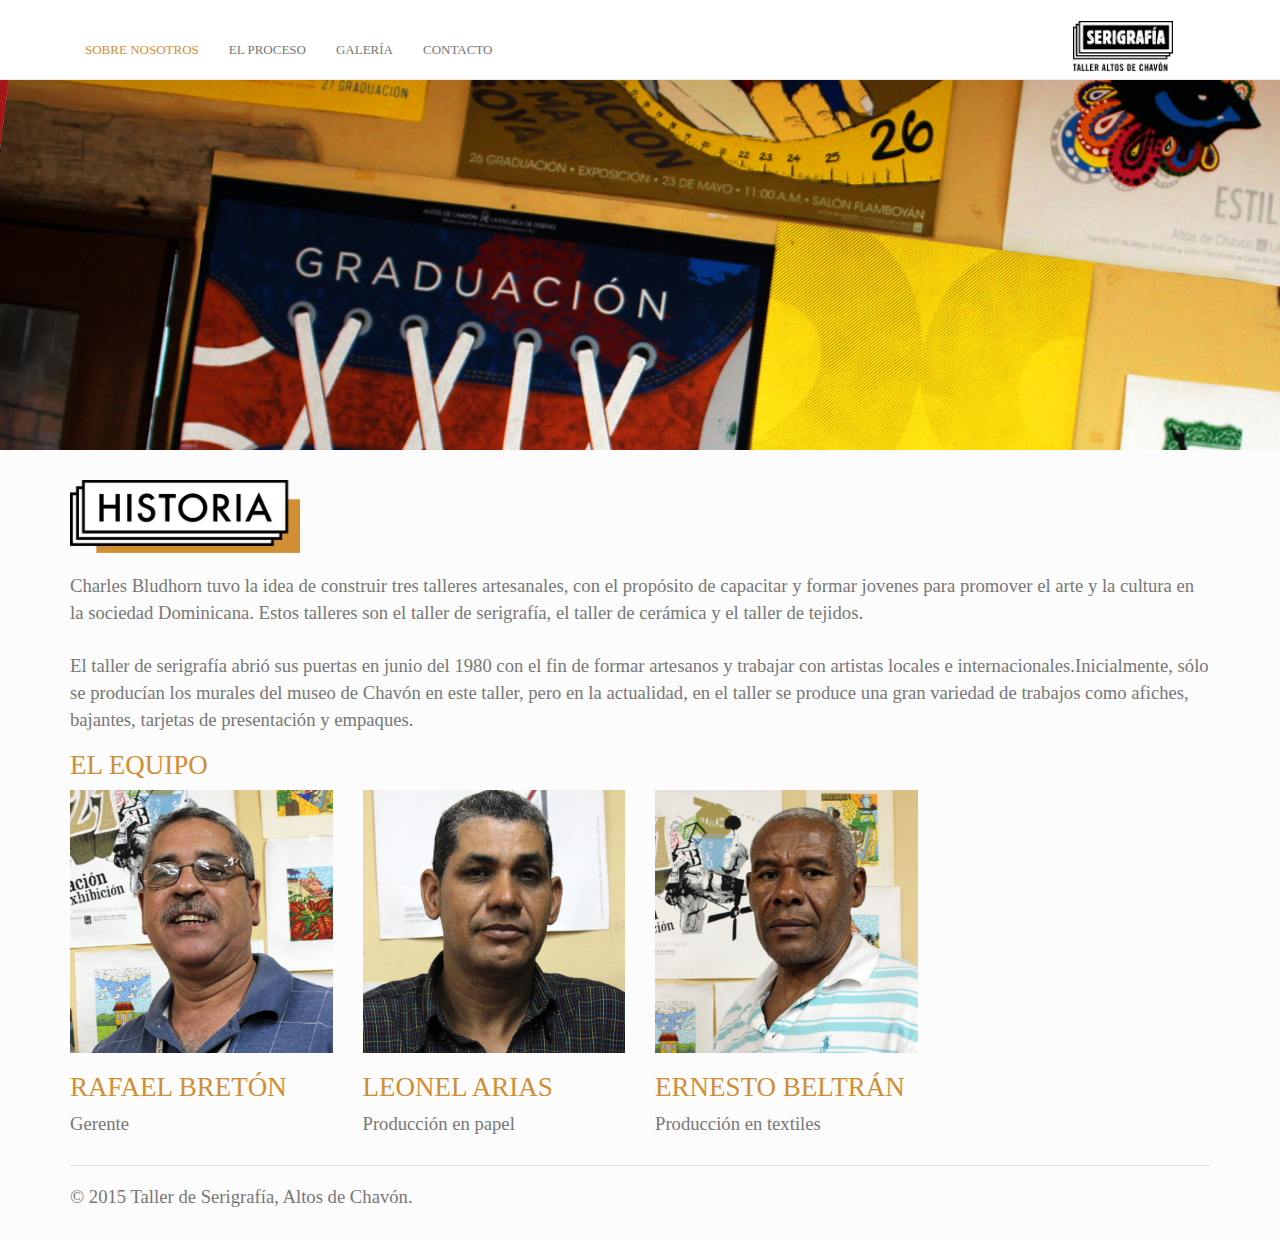
<file: TallerSerigrafia/History.html>
<!DOCTYPE html>
<html lang="en">
  <head>
    <meta charset="utf-8">
    <meta http-equiv="X-UA-Compatible" content="IE=edge">
    <meta name="viewport" content="width=device-width, initial-scale=1">
    <meta name="description" content="">
    <meta name="author" content="">
    <link rel="icon" href="images/favicon.ico">

    <title>Taller de Serigraf&iacute;a</title>

    <!-- Bootstrap core CSS -->
    <link href="css/bootstrap.css" rel="stylesheet">

    <!-- Custom styles for this template -->
    <link href="css/history.css" rel="stylesheet">

    <!-- HTML5 shim and Respond.js for IE8 support of HTML5 elements and media queries -->
    <!--[if lt IE 9]>
      <script src="https://oss.maxcdn.com/html5shiv/3.7.2/html5shiv.min.js"></script>
      <script src="https://oss.maxcdn.com/respond/1.4.2/respond.min.js"></script>
    <![endif]-->
  </head>

  <body>

    <nav class="navbar navbar-default navbar-fixed-top">
      <div class="container">
        <div class="navbar-header">
          <button type="button" class="navbar-toggle collapsed" data-toggle="collapse" data-target="#navbar" aria-expanded="false" aria-controls="navbar">
            <span class="sr-only">Toggle navigation</span>
            <span class="icon-bar"></span>
            <span class="icon-bar"></span>
            <span class="icon-bar"></span>
          </button>
          
        </div>
        <div id="navbar" class="navbar-collapse collapse">
          <ul class="nav navbar-nav">
            <li class="active"><a href="History.html">Sobre Nosotros</a></li>
            <li><a href="proceso.html">El proceso</a></li>
            <li><a href="galeria.html">Galer&iacute;a</a></li>
            <li><a href="contacto.html">Contacto</a></li>
          </ul>
          <a class="navbar-brand" href="Home.html"><img src="images/logo2.png" class="img-responsive" width="100" height="50"></a>
        </div><!--/.navbar-collapse -->
      </div>
    </nav>

    <div class="gallery">

    <!-- Jumbotron -->
    <div class="hidden-xs jumbotron">
      <!-- <div class="container">
      </div> -->
    </div>



      <div class="container">

        <img src="images/historiatitle.png" class="img-responsive"  width="230" height="70">

          <p>Charles Bludhorn tuvo la idea de construir tres talleres artesanales, con el prop&oacute;sito de capacitar y formar jovenes para promover el arte y la cultura en la sociedad Dominicana. Estos talleres son el taller de serigraf&iacute;a, el taller de cer&aacute;mica y el taller de tejidos.
            <br> <br>
          El taller de serigraf&iacute;a abri&oacute; sus puertas en junio del 1980 con el fin de formar artesanos y trabajar con artistas locales e internacionales.Inicialmente, s&oacute;lo se produc&iacute;an los murales del museo de Chav&oacute;n en este taller, pero en la actualidad, en el taller se produce una gran variedad de trabajos como afiches, bajantes, tarjetas de presentaci&oacute;n y empaques.
          </p>

          <h2>EL EQUIPO</h2>
        <!-- Row of columns -->
        <div class="row">
          <div class="col-sm-3 col-md-3">
            <img src="images/rafa.jpg" class="img-responsive" alt="" class="img-responsive">
            <h2>RAFAEL BRET&Oacute;N</h2>
            <p>Gerente</p>
          </div>
          <div class="col-sm-3 col-md-3">
            <img src="images/leo.jpg" class="img-responsive" alt="" class="img-responsive">
            <h2>LEONEL ARIAS</h2>
            <p>Producci&oacute;n en papel</p>
         </div>
          <div class="col-sm-3 col-md-3">
            <img src="images/erne.jpg" class="img-responsive" alt="" class="img-responsive">
            <h2>ERNESTO BELTR&Aacute;N</h2>
            <p>Producci&oacute;n en textiles</p>
          </div>
        </div> <!-- /.row -->

      </div> <!-- /.container -->

    </div> <!-- /.gallery -->


      <footer>
        <div class="container">

          <hr>

          <p>&copy; 2015 Taller de Serigraf&iacute;a, Altos de Chav&oacute;n.</p>

        </div> <!-- /.container -->
      </footer>



    <!-- Bootstrap core JavaScript
    ================================================== -->
    <script src="https://ajax.googleapis.com/ajax/libs/jquery/1.11.3/jquery.min.js"></script>
    <script>window.jQuery || document.write('<script src="../../assets/js/vendor/jquery.min.js"><\/script>')</script>
    <script src="js/bootstrap.min.js"></script>

  </body>
</html>
</file>
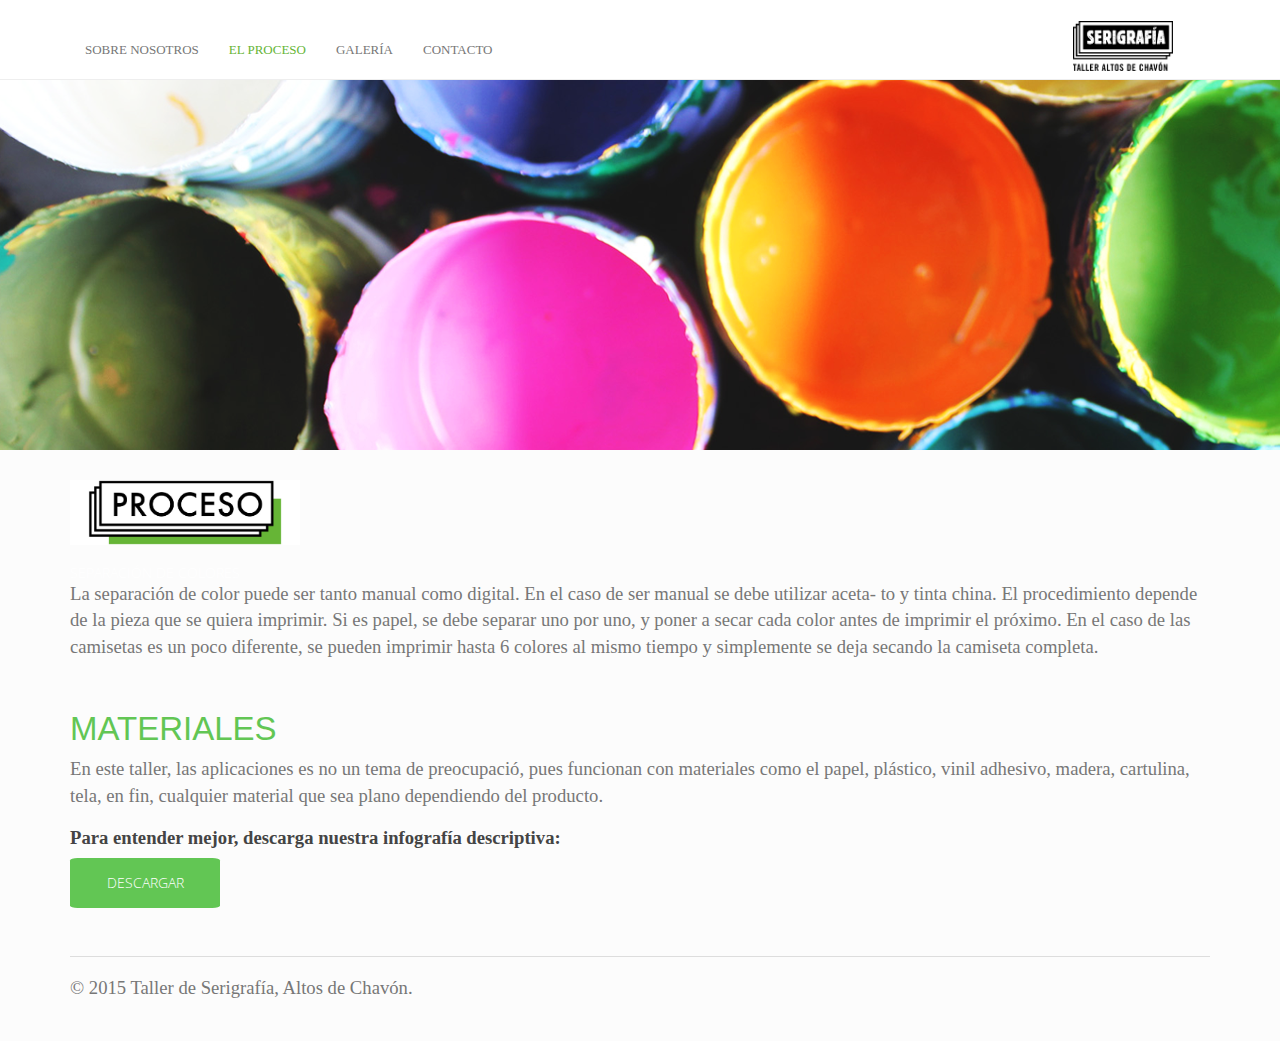
<file: TallerSerigrafia/proceso.html>
<!DOCTYPE html>
<html lang="en">
  <head>
    <meta charset="utf-8">
    <meta http-equiv="X-UA-Compatible" content="IE=edge">
    <meta name="viewport" content="width=device-width, initial-scale=1">
    <meta name="description" content="">
    <meta name="author" content="">
    <link rel="icon" href="images/favicon.ico">

    <title>Taller de Serigraf&iacute;a</title>

    <!-- Bootstrap core CSS -->
    <link href="css/bootstrap_03.css" rel="stylesheet">

    <!-- Custom styles for this template -->
    <link href="css/proceso.css" rel="stylesheet">

    <!-- HTML5 shim and Respond.js for IE8 support of HTML5 elements and media queries -->
    <!--[if lt IE 9]>
      <script src="https://oss.maxcdn.com/html5shiv/3.7.2/html5shiv.min.js"></script>
      <script src="https://oss.maxcdn.com/respond/1.4.2/respond.min.js"></script>
    <![endif]-->
  </head>

  <body>

    <nav class="navbar navbar-default navbar-fixed-top">
      <div class="container">
        <div class="navbar-header">
          <button type="button" class="navbar-toggle collapsed" data-toggle="collapse" data-target="#navbar" aria-expanded="false" aria-controls="navbar">
            <span class="sr-only">Toggle navigation</span>
            <span class="icon-bar"></span>
            <span class="icon-bar"></span>
            <span class="icon-bar"></span>
          </button>
        </div>
        <div id="navbar" class="navbar-collapse collapse">
          <ul class="nav navbar-nav">
            <li><a href="History.html">Sobre Nosotros</a></li>
            <li class="active"><a href="proceso.html">El proceso</a></li>
            <li><a href="galeria.html">Galer&iacute;a</a></li>
            <li><a href="contacto.html">Contacto</a></li>
          </ul>
          <a class="navbar-brand" href="Home.html"><img src="images/logo2.png"class="img-responsive" width="100" height="50"></a>
        </div><!--/.navbar-collapse -->
      </div>
    </nav>

    <div class="gallery">

    <!-- Jumbotron -->
    <div class="hidden-xs jumbotron">
      <!-- <div class="container">
      </div> -->
    </div>

      <div class="container">
        <img src="images/proceso.jpg" class="img-responsive" width="230" height="70">
        <h3>SEPARACI&Oacute;N DE COLORES</h3>
        <p>La separación de color puede ser tanto manual como 
          digital. En el caso de ser manual se debe utilizar aceta-
          to y tinta china. 
          El procedimiento depende de la pieza que se quiera 
          imprimir. Si es papel, se debe separar uno por uno, y 
          poner a secar cada color antes de imprimir el próximo.
          En el caso de las camisetas es un poco diferente, se 
          pueden imprimir hasta 6 colores al mismo tiempo y 
          simplemente se deja secando la camiseta completa.</p>

          <h1>MATERIALES</h1>
          <p>En este taller, las aplicaciones es no un tema de preocupaci&oacute;, pues funcionan con materiales como el papel, plástico, vinil adhesivo, madera, cartulina, tela, en fin, cualquier material que sea plano dependiendo del producto.</p>

          <h6><strong>Para entender mejor, descarga nuestra infograf&iacute;a descriptiva:</strong></h6>
       <a href="files/infografia.pdf"><button><h3>Descargar</h3></button>
            </a>
         
      </div>


      <footer>
        <div class="container">

          <hr>

          <p>&copy; 2015 Taller de Serigraf&iacute;a, Altos de Chav&oacute;n.</p>

        </div> <!-- /.container -->
      </footer>



    <!-- Bootstrap core JavaScript
    ================================================== -->
    <script src="https://ajax.googleapis.com/ajax/libs/jquery/1.11.3/jquery.min.js"></script>
    <script>window.jQuery || document.write('<script src="../../assets/js/vendor/jquery.min.js"><\/script>')</script>
    <script src="js/bootstrap.min.js"></script>

  </body>


	</body>
</html>
</file>
<file: Contigo o sin ti/css/style.css>
body {
  background: url('http://static.tumblr.com/epkyugq/ekUmevtha/greybg.jpg');
  overflow: hidden;
  font-family: 'Helvetica', sans-serif;
  font-size: 1em;
  color: #FFF;
  font-weight: bold;
  line-height: normal;
}
/* - - - CONTAINER - - - */
.headerbox {
  position: fixed;
  top: 0;
  left: 0;
  right: 0;
  bottom: 0;
  width: 95%;
  height: 85%;
  margin: auto;
  border-radius: .5em;
  border-top-width: 2em !important;
  border: .5em solid rgb(239, 255, 0);
  background: #EEE;
  display: block;
  box-shadow:         0 2em 2em -2em rgba(0,0,0,.8);
  -o-box-shadow:      0 2em 2em -2em rgba(0,0,0,.8);
  -moz-box-shadow:    0 2em 2em -2em rgba(0,0,0,.8);
  -webkit-box-shadow: 0 2em 2em -2em rgba(0,0,0,.8);
}
/* - - - LABELS - - - */
.headerbox .box-image label {
  cursor: pointer;
  position: relative;
  float: left;
  top: -1.5em;
  width: 1em;
  height: 1em;
  margin-right: .5em;
  border-radius: 100%;
  background: rgba(0,0,0,.3);
  display: block;
  z-index:2;
  transition:         background .5s ease;
  -o-transition:      background .5s ease;
  -moz-transition:    background .5s ease;
  -webkit-transition: background .5s ease;
  text-align: center;
}
.headerbox .box-image label:hover {
  background: rgba(0,0,0,.6);
}
/* - - - LABELS DIVIDERS - - - */
.headerbox .box-image .divider {
  margin-right: 1em;
}
.headerbox .box-image .divider:after {
  content: '';
  position: absolute;
  top: 0;
  right: -.5em;
  bottom: 0;
  width: .1em;
  height: .5em;
  margin: auto;
  background: rgba(0,0,0,.2);
  display: block;
}
/* - - - HIDDEN INPUT - - - */
.headerbox .box-image input[type=radio] {
  display: none;
}
/* - - - PHOTO BOX - - - */
.headerbox .box-image .box-photo {
  position: absolute;
  top: 0;
  left: 0;
  right: 0;
  bottom: 0;
  width: 100%;
  height: 100%;
  margin: auto;
  border-radius: .3em;
  background-size: 100% auto;
  background-repeat: repeat;
  background-position: center;
  background-attachment: fixed;
  display: inline-block;
  overflow: hidden;
  z-index: 0;
  transition:         width 1s ease,
                      height 1s ease,
                      opacity 1s ease;
  -o-transition:      width 1s ease,
                      height 1s ease,
                      opacity 1s ease;
  -moz-transition:    width 1s ease,
                      height 1s ease,
                      opacity 1s ease;
  -webkit-transition: width 1s ease,
                      height 1s ease,
                      opacity 1s ease;
}
/* - - - TOP > BOTTOM - - - */
.headerbox .box-image #photo_1 {
  bottom: auto;
  height: 0;
}
/* - - - BOTTOM > TOP - - - */
.headerbox .box-image #photo_2 {
  top: auto;
  height: 0;
}
/* - - - LEFT > RIGHT - - - */
.headerbox .box-image #photo_3 {
  right: auto;
  width: 0;
}
/* - - - RIGHT > LEFT - - - */
.headerbox .box-image #photo_4 {
  left: auto;
  width: 0;
}
/* - - - TOP LEFT > BOTTOM RIGHT - - - */
.headerbox .box-image #photo_5 {
  right: auto;
  bottom: auto;
  width: 0;
  height: 0;
}
/* - - - BOTTOM RIGHT > TOP LEFT - - - */
.headerbox .box-image #photo_6 {
  top: auto;
  left: auto;
  width: 0;
  height: 0;
}
/* - - - TOP RIGHT > BOTTOM LEFT - - - */
.headerbox .box-image #photo_7 {
  left: auto;
  bottom: auto;
  width: 0;
  height: 0;
}
/* - - - BOTTOM LEFT > TOP RIGHT - - - */
.headerbox .box-image #photo_8 {
  top: auto;
  right: auto;
  width: 0;
  height: 0;
}
/* - - - FADE - - - */
.headerbox .box-image #photo_9,
.headerbox .box-image #photo_10 {
  opacity: 0;
}
/* - - - SCALE - - - */
.headerbox .box-image #photo_11,
.headerbox .box-image #photo_12 {
  width: 0;
  height: 0;
}
/* - - - NO TRANSITION - - - */
.headerbox .box-image #photo_13,
.headerbox .box-image #photo_14 {
  display: none;
}
/* - - - CONTENT - - - */
.headerbox .box-image #photo_15,
.headerbox .box-image #photo_16 {
  opacity: 0;
}
.headerbox .box-image .inside-content {
  position: absolute;
  top: 0;
  left: 0;
  right: 0;
  bottom: 0;
  padding: 2em;
  margin: 2em;
  border-radius: .5em;
  border-top: .1em solid #DDD;
  border-bottom: .1em solid #BBB;
  background: #FFF;
  display: block;
  color: #333;
}
.headerbox .box-image .inside-content h1 {
  display: block;
  font-size: 200%;
  text-transform: uppercase;
}
.headerbox .box-image .inside-content p {
  margin-top: 1em;
  display: block;
  font-weight: normal;
  text-align: justify;
}
.headerbox .box-image .inside-content iframe {
  width: 100%;
  height: 100%;
  margin: auto;
  display: block;
}
/* - - - CHECKED - - - */
input[type=radio]:checked ~ label ~ .box-photo {
  width: 100% !important;
  height: 100% !important;
  opacity: 1 !important;
  z-index: 1 !important;
  display: block !important;
}
.text > h1 {font-family: 'Josefin Sans' bold;
  }


.poema01 {
    font-weight: 400;
  font-family: 'Josefin Sans' ;
      font-size: x-large;
margin-top: 10px;
margin-right: 12px;
margin: 20%;
    padding: 0;
    border: 0;
        margin-top: 13%;
    color: black;
    }
.poema02{  font-weight: 400;
  font-family: 'Josefin Sans' ;
      font-size: x-large;
margin-top: 10px;
margin-right: 12px;
margin: 20%;
    padding: 0;
        margin-top: 7%;
    margin-left: 14%;
    border: 0;
    color: white;
    }
  

.poema03 {  font-weight: 400;
  font-family: 'Josefin Sans';
      font-size: x-large;
margin-top: 10px;
margin-right: 12px;
margin: 20%;
    padding: 0;
    border: 0;
  
        color: #EFFF00;
    margin-left: 51%;
    margin-top: 10%;
    }
  
 .poema04 
 {  font-weight: 400;
  font-family: 'Josefin Sans' ;
      font-size: x-large;
margin-top: 10px;
margin-right: 12px;
margin: 20%;
    padding: 0;
    border: 0;
        margin-top: 39px;
        margin-right: 32%;
         color: #EFFF00;
    margin-top: 8%;
    margin-left: 44%;
    }
  
    .poema05 {  
      font-weight: 400;
  font-family: 'Josefin Sans' ;
      font-size: x-large;
margin-top: 10px;
margin-right: 12px;
margin: 20%;
    padding: 0;
    border: 0;
        margin-top: 39%;
    color: #EFFF00;
      }
      .poema06 {
        font-weight: 400;
  font-family: 'Josefin Sans' ;
      font-size: x-large;
margin-top: 10px;
margin-right: 12px;
margin: 20%;
    padding: 0;
    border: 0;
        font-size: larger;
    margin-top: 13%;
    margin-left: 62%;
    color: black;
    position: static;
    
        }
        .poema07 {  
          font-weight: 400;
  font-family: 'Josefin Sans' ;
      font-size: x-large;
margin-top: 10px;

margin: 20%;
    padding: 0;
    border: 0;
        margin-top: 20%;
     
    padding-left: 39%;
    color: #EFFF00;
    
          }
          .poema08 {  font-weight: 400;
  font-family: 'Josefin Sans' ;
      font-size: x-large;
margin-top: 10px;
margin-right: 12px;
margin: 20%;
    padding: 0;
    border: 0;
        margin-left: 10%;
    color: #EFFF00;
        margin-top: 8%;
    
            }
            .poema09 {  font-weight: 400;
  font-family: 'Josefin Sans' ;
      font-size: x-large;
margin-top: 10px;
margin-right: 12px;
margin: 20%;
    padding: 0;
    border: 0;
    color: black;    margin-left: 10%;
    margin-top: 10%;
    
              }
              .poema10 {  font-weight: 400;
  font-family: 'Josefin Sans' ;
      font-size: x-large;
margin-top: 10px;
margin-right: 12px;
margin: 20%;
    padding: 0;
    border: 0;
    color: black;
        margin-top: 16%;
    margin-left: 157px;
    color: black;
    }
</file>
<file: Semana2/css/styles.css>
.this-fall {
	color: #000;
	margin: 10px;
	margin-top: 5px;
}

.this-fall img {
	margin-top: -8px;
}

.students div div {
	text-align: center;
	margin: 40px 0 40px 0;
}

.students a i, .profile a i {
	font-size: 1.5em;
	margin: 5px;
}

#works div {
	padding: 10px;
}

@media screen and (max-width: 722px) {
	#works img {
		margin: 0 auto;
	}	
}

@media screen and (min-width: 758px) {
.navbar-right li a {
    margin-top: 10px;
}
}

footer {
	font-size: 0.8em;
	line-height: 1.3em;
	margin-bottom: 40px;
	padding-left: 20px;
}

.img-centered {
    margin: 0 auto;
}

/** PORTFOLIO MODAL **/
.portfolio-modal .modal-content {
    padding: 100px 0;
    min-height: 100%;
    border: 0;
    border-radius: 0;
    text-align: center;
    background-clip: border-box;
    -webkit-box-shadow: none;
    box-shadow: none;
}

.portfolio-modal .modal-content h2 {
    margin: 0;
    font-size: 3em;
}

.portfolio-modal .modal-content img {
    margin-bottom: 30px;
}

.portfolio-modal .modal-content .item-details {
    margin: 30px 0;
}

.portfolio-modal .close-modal {
    position: absolute;
    top: 25px;
    right: 25px;
    width: 75px;
    height: 75px;
    background-color: transparent;
    cursor: pointer;
}

.portfolio-modal .close-modal:hover {
    opacity: .3;
}

.portfolio-modal .close-modal .lr {
    z-index: 1051;
    width: 1px;
    height: 75px;
    margin-left: 35px;
    background-color: #2c3e50;
    -webkit-transform: rotate(45deg);
    -ms-transform: rotate(45deg);
    transform: rotate(45deg);
}

.portfolio-modal .close-modal .lr .rl {
    z-index: 1052;
    width: 1px;
    height: 75px;
    background-color: #2c3e50;
    -webkit-transform: rotate(90deg);
    -ms-transform: rotate(90deg);
    transform: rotate(90deg);
}

.portfolio-modal .modal-backdrop {
    display: none;
    opacity: 0;
}
</file>
<file: TallerSerigrafia/css/contacto.css>
body {
	padding-top: 50px;
	padding-bottom: 20px;
}

/* NAVBAR */
.navbar {
	padding-top: 30px;
	min-height: 80px;
	text-transform: uppercase;
	font-family: "Gotham";
}

/* GALLERY */

.gallery .jumbotron {
	background: url(../images/contacto.png) no-repeat;
	background-size: 1800px 400px;
	height: 400px;
}

.gallery img {
	margin-bottom: 20px;
}

.container h1{
	margin-top: 10px;
}

h1{
	padding-top: 30px;
	font-family: "Futura", "Trebuchet MS", Arial, sans-serif;
}

#exampleInputMensaje{
	height: 80px;
}

#exampleInputMat{
	height: 30px;
	width: 150px;
}

#exampleInputDim{
	height: 30px;
	width: 70px;
}

#exampleInputCol{
	height: 30px;
	width: 250px;
}

form{
	width: 600px;
}

p{
	font-family: "Gotham";
	font-size: 14px;
}

h2{
	font-family: "Futura", "Trebuchet MS", Arial, sans-serif;
	color: #0071BC;
}

h3{
	font-family: "Gotham";
}

h3 + h3{
	margin-top: 5px;
}

form{
	font-family: "Gotham";
	font-size: 10pt;
}

.row > div + div{
	margin-left: 250px;
}

form > button{
	background-color: #0071BC;
	color: #0071BC;
}
</file>
<file: TallerSerigrafia/css/history.css>
body {
	padding-top: 50px;
	padding-bottom: 20px;
	
}

/* NAVBAR */
.navbar {
	padding-top: 30px;
	min-height: 80px;
	text-transform: uppercase;
	font-family: "Gotham";
}

/* GALLERY */

.gallery .jumbotron {
	background: url(../images/sobrenosotros.jpg) no-repeat;
	background-size: 1800px 400px;
	height: 400px;
}

.gallery img {
	margin-bottom: 20px;
}

.container h1{
	margin-top: 10px;
}

h1{
	padding-top: 30px;
	font-family: "Futura", "Trebuchet MS", Arial, sans-serif;
}

p{
	font-family: "Gotham";
	font-size: 14pt;
}

h2{
	color: #D08E35;
	font-family: "Futura";
}
</file>
<file: TallerSerigrafia/css/proceso.css>
body {
	padding-top: 50px;
	padding-bottom: 20px;
}

/* NAVBAR */
.navbar {
	padding-top: 30px;
	min-height: 80px;
	text-transform: uppercase;
	font-family: "Gotham";
}

a{
	font-color: #fff;
}

/* GALLERY */

.gallery .jumbotron {
	background: url(../images/proceso.png) no-repeat;
	background-size: 1800px 400px;
	height: 400px;
}

.gallery img {
	margin-bottom: 20px;
}

.container h1{
	margin-top: 10px;
}

h1{
	padding-top: 30px;
	font-family: "Futura", "Trebuchet MS", Arial, sans-serif;
	color: #62C654;
}

p{
	font-size: 14pt;
	font-family: "Gotham";
	padding-bottom: 10px;
}

button{
	text-transform: uppercase;
	width: 150px;
	height: 50px;
	border-radius: 5%;
	background-color: #62C654;
	border: 0px;
}

h3{
	font-size: 14px;
	margin-top: 0px;
	margin-bottom: 0px;
	color: #fff;
}

h6{
	font-family: "Gotham";
	font-size: 14pt;
}

footer{
	margin-top: 30px;
}
</file>
<file: Geo_TrenzadasWeb/css/creative.css>
/*!
 * Start Bootstrap - Creative Bootstrap Theme (http://startbootstrap.com)
 * Code licensed under the Apache License v2.0.
 * For details, see http://www.apache.org/licenses/LICENSE-2.0.
 */

html,
body {
    width: 100%;
    height: 100%;
}
element.style {
}
@media (min-width: 768px)
.navbar-default.affix .navbar-header .navbar-brand {
    font-size: 14px;
    color: #F12F7F;
}
body {
    font-family: Merriweather,'Helvetica Neue',Arial,sans-serif;
}

hr {
    max-width: 50px;
    border-color: #F12F7F;
    border-width: 3px;
}

hr.light {
    border-color: #fff;
}

a {
    color: #33B7B3;;
    -webkit-transition: all .35s;
    -moz-transition: all .35s;
    transition: all .35s;
}

a:hover,
a:focus {
    color: #eb3812;
}

h1,
h2,
h3,
h4,
h5,
h6 {
    font-family: 'Open Sans','Helvetica Neue',Arial,sans-serif;
}
navbar-default.affix .navbar-header .navbar-brand {
    font-size: 14px;
    color: #F12F7F;
}
p {
    margin-bottom: 20px;
    font-size: 16px;
    line-height: 1.5;
}

.bg-primary {
    background-color: #F12F7F;
};
}

.bg-dark {
    color: #fff;
    background-color: #222;
}

.text-faded {
    color: rgba(255,255,255,.7);
}

section {
    padding: 100px 0;
}

aside {
    padding: 50px 0;
}

.no-padding {
    padding: 0;
}

.navbar-default {
    border-color: rgba(34,34,34,.05);
    font-family: 'Open Sans','Helvetica Neue',Arial,sans-serif;
    background-color: #fff;
    -webkit-transition: all .35s;
    -moz-transition: all .35s;
    transition: all .35s;
}

.navbar-default .navbar-header .navbar-brand {
    text-transform: uppercase;
    font-family: 'Open Sans','Helvetica Neue',Arial,sans-serif;
    font-weight: 700;
    color: #f05f40;
}

.navbar-default .navbar-header .navbar-brand:hover,
.navbar-default .navbar-header .navbar-brand:focus {
    color: #eb3812;
}

.navbar-default .nav > li>a,
.navbar-default .nav>li>a:focus {
    text-transform: uppercase;
    font-size: 13px;
    font-weight: 700;
    color: #222;
}

.navbar-default .nav > li>a:hover,
.navbar-default .nav>li>a:focus:hover {
    color: #f05f40;
}

.navbar-default .nav > li.active>a,
.navbar-default .nav>li.active>a:focus {
    color: #f12f7f!important;
    background-color: transparent;
}

.navbar-default .nav > li.active>a:hover,
.navbar-default .nav>li.active>a:focus:hover {
    background-color: transparent;
}

@media(min-width:768px) {
    .navbar-default {
        border-color: rgba(255,255,255,.3);
        background-color: transparent;
    }

    .navbar-default .navbar-header .navbar-brand {
        color: rgba(255,255,255,.7);
    }

    .navbar-default .navbar-header .navbar-brand:hover,
    .navbar-default .navbar-header .navbar-brand:focus {
        color: #fff;
    }

    .navbar-default .nav > li>a,
    .navbar-default .nav>li>a:focus {
        color: rgba(255,255,255,.7);
    }

    .navbar-default .nav > li>a:hover,
    .navbar-default .nav>li>a:focus:hover {
        color: #fff;
    }

    .navbar-default.affix {
        border-color: rgba(34,34,34,.05);
        background-color: #fff;
    }

    .navbar-default.affix .navbar-header .navbar-brand {
        font-size: 14px;
        color: #F12F7F;
    }

    .navbar-default.affix .navbar-header .navbar-brand:hover,
    .navbar-default.affix .navbar-header .navbar-brand:focus {
        color: #eb3812;
    }

    .navbar-default.affix .nav > li>a,
    .navbar-default.affix .nav>li>a:focus {
        color: #222;
    }

    .navbar-default.affix .nav > li>a:hover,
    .navbar-default.affix .nav>li>a:focus:hover {
        color: #f05f40;
    }
}

header {
    position: relative;
    width: 100%;
    min-height: auto;
    text-align: center;
    color: #fff;
    background-image: url(../img/header.jpg);
    background-position: center;
    -webkit-background-size: cover;
    -moz-background-size: cover;
    background-size: cover;
    -o-background-size: cover;
}

header .header-content {
    position: relative;
    width: 100%;
    padding: 100px 15px;
    text-align: center;
}

header .header-content .header-content-inner h1 {
    margin-top: 0;
    margin-bottom: 0;
    text-transform: uppercase;
    font-weight: 700;
}

header .header-content .header-content-inner hr {
    margin: 30px auto;
}

header .header-content .header-content-inner p {
    margin-bottom: 50px;
    font-size: 16px;
    font-weight: 300;
    color: rgba(255,255,255,.7);
}

@media(min-width:768px) {
    header {
        min-height: 100%;
    }

    header .header-content {
        position: absolute;
        top: 50%;
        padding: 0 50px;
        -webkit-transform: translateY(-50%);
        -ms-transform: translateY(-50%);
        transform: translateY(-50%);
    }

    header .header-content .header-content-inner {
        margin-right: auto;
        margin-left: auto;
        max-width: 1000px;
    }

    header .header-content .header-content-inner p {
        margin-right: auto;
        margin-left: auto;
        max-width: 80%;
        font-size: 18px;
    }
}

.section-heading {
    margin-top: 0;
}

.service-box {
    margin: 50px auto 0;
    max-width: 400px;
}

@media(min-width:992px) {
    .service-box {
        margin: 20px auto 0;
    }
}

.service-box p {
    margin-bottom: 0;
}

.portfolio-box {
    display: block;
    position: relative;
    margin: 0 auto;
    max-width: 650px;
}

.portfolio-box .portfolio-box-caption {
    display: block;
    position: absolute;
    bottom: 0;
    width: 100%;
    height: 100%;
    text-align: center;
    color: #fff;
    opacity: 0;
    background: rgba(241, 47, 127, 0.35);
    -webkit-transition: all .35s;
    -moz-transition: all .35s;
    transition: all .35s;
}

.portfolio-box .portfolio-box-caption .portfolio-box-caption-content {
    position: absolute;
    top: 50%;
    width: 100%;
    text-align: center;
    transform: translateY(-50%);
}

.portfolio-box .portfolio-box-caption .portfolio-box-caption-content .project-category,
.portfolio-box .portfolio-box-caption .portfolio-box-caption-content .project-name {
    padding: 0 15px;
    font-family: 'Open Sans','Helvetica Neue',Arial,sans-serif;
}

.portfolio-box .portfolio-box-caption .portfolio-box-caption-content .project-category {
    text-transform: uppercase;
    font-size: 14px;
    font-weight: 600;
}

.portfolio-box .portfolio-box-caption .portfolio-box-caption-content .project-name {
    font-size: 18px;
}

.portfolio-box:hover .portfolio-box-caption {
    opacity: 1;
}

@media(min-width:768px) {
    .portfolio-box .portfolio-box-caption .portfolio-box-caption-content .project-category {
        font-size: 16px;
    }

    .portfolio-box .portfolio-box-caption .portfolio-box-caption-content .project-name {
        font-size: 22px;
    }
}

.call-to-action h2 {
    margin: 0 auto 20px;
}

.text-primary {
    color: #f12f7f;
}

.no-gutter > [class*=col-] {
    padding-right: 0;
    padding-left: 0;
}

.btn-default {
    border-color: #fff;
    color: #222;
    background-color: #f12f7f;
    -webkit-transition: all .35s;
    -moz-transition: all .35s;
    transition: all .35s;
}

.btn-default:hover,
.btn-default:focus,
.btn-default.focus,
.btn-default:active,
.btn-default.active,
.open > .dropdown-toggle.btn-default {
    border-color: #ededed;
    color: #222;
    background-color: #f2f2f2;
}

.btn-default:active,
.btn-default.active,
.open > .dropdown-toggle.btn-default {
    background-image: none;
}

.btn-default.disabled,
.btn-default[disabled],
fieldset[disabled] .btn-default,
.btn-default.disabled:hover,
.btn-default[disabled]:hover,
fieldset[disabled] .btn-default:hover,
.btn-default.disabled:focus,
.btn-default[disabled]:focus,
fieldset[disabled] .btn-default:focus,
.btn-default.disabled.focus,
.btn-default[disabled].focus,
fieldset[disabled] .btn-default.focus,
.btn-default.disabled:active,
.btn-default[disabled]:active,
fieldset[disabled] .btn-default:active,
.btn-default.disabled.active,
.btn-default[disabled].active,
fieldset[disabled] .btn-default.active {
    border-color: #fff;
    background-color: #fff;
}

.btn-default .badge {
    color: #fff;
    background-color: #222;
}

.btn-primary {
    border-color: #FFDC78;
    color: #fff;
    background-color: #f12f7f;
    -webkit-transition: all .35s;
    -moz-transition: all .35s;
    transition: all .35s;
}

}
.btn-primary:hover,
.btn-primary:focus,
.btn-primary.focus,
.btn-primary:active,
.btn-primary.active,
.open > .dropdown-toggle.btn-primary {
    border-color: #ed431f;
    color: #fff;
    background-color: #ee4b28;
}

.btn-primary:active,
.btn-primary.active,
.open > .dropdown-toggle.btn-primary {
    background-image: none;
}

.btn-primary.disabled,
.btn-primary[disabled],
fieldset[disabled] .btn-primary,
.btn-primary.disabled:hover,
.btn-primary[disabled]:hover,
fieldset[disabled] .btn-primary:hover,
.btn-primary.disabled:focus,
.btn-primary[disabled]:focus,
fieldset[disabled] .btn-primary:focus,
.btn-primary.disabled.focus,
.btn-primary[disabled].focus,
fieldset[disabled] .btn-primary.focus,
.btn-primary.disabled:active,
.btn-primary[disabled]:active,
fieldset[disabled] .btn-primary:active,
.btn-primary.disabled.active,
.btn-primary[disabled].active,
fieldset[disabled] .btn-primary.active {
    border-color: #f05f40;
    background-color: #f05f40;
}

.btn-primary .badge {
    color: #f05f40;
    background-color: #fff;
}

.btn {
    border: 0;
    border-radius: 300px;
    text-transform: uppercase;
    font-family: 'Open Sans','Helvetica Neue',Arial,sans-serif;
    font-weight: 700;
}

.btn-xl {
    padding: 15px 30px;
}

::-moz-selection {
    text-shadow: none;
    color: #fff;
    background: #222;
}

::selection {
    text-shadow: none;
    color: #fff;
    background: #222;
}

img::selection {
    color: #fff;
    background: 0 0;
}

img::-moz-selection {
    color: #fff;
    background: 0 0;
}

body {
    webkit-tap-highlight-color: #222;
}
</file>
